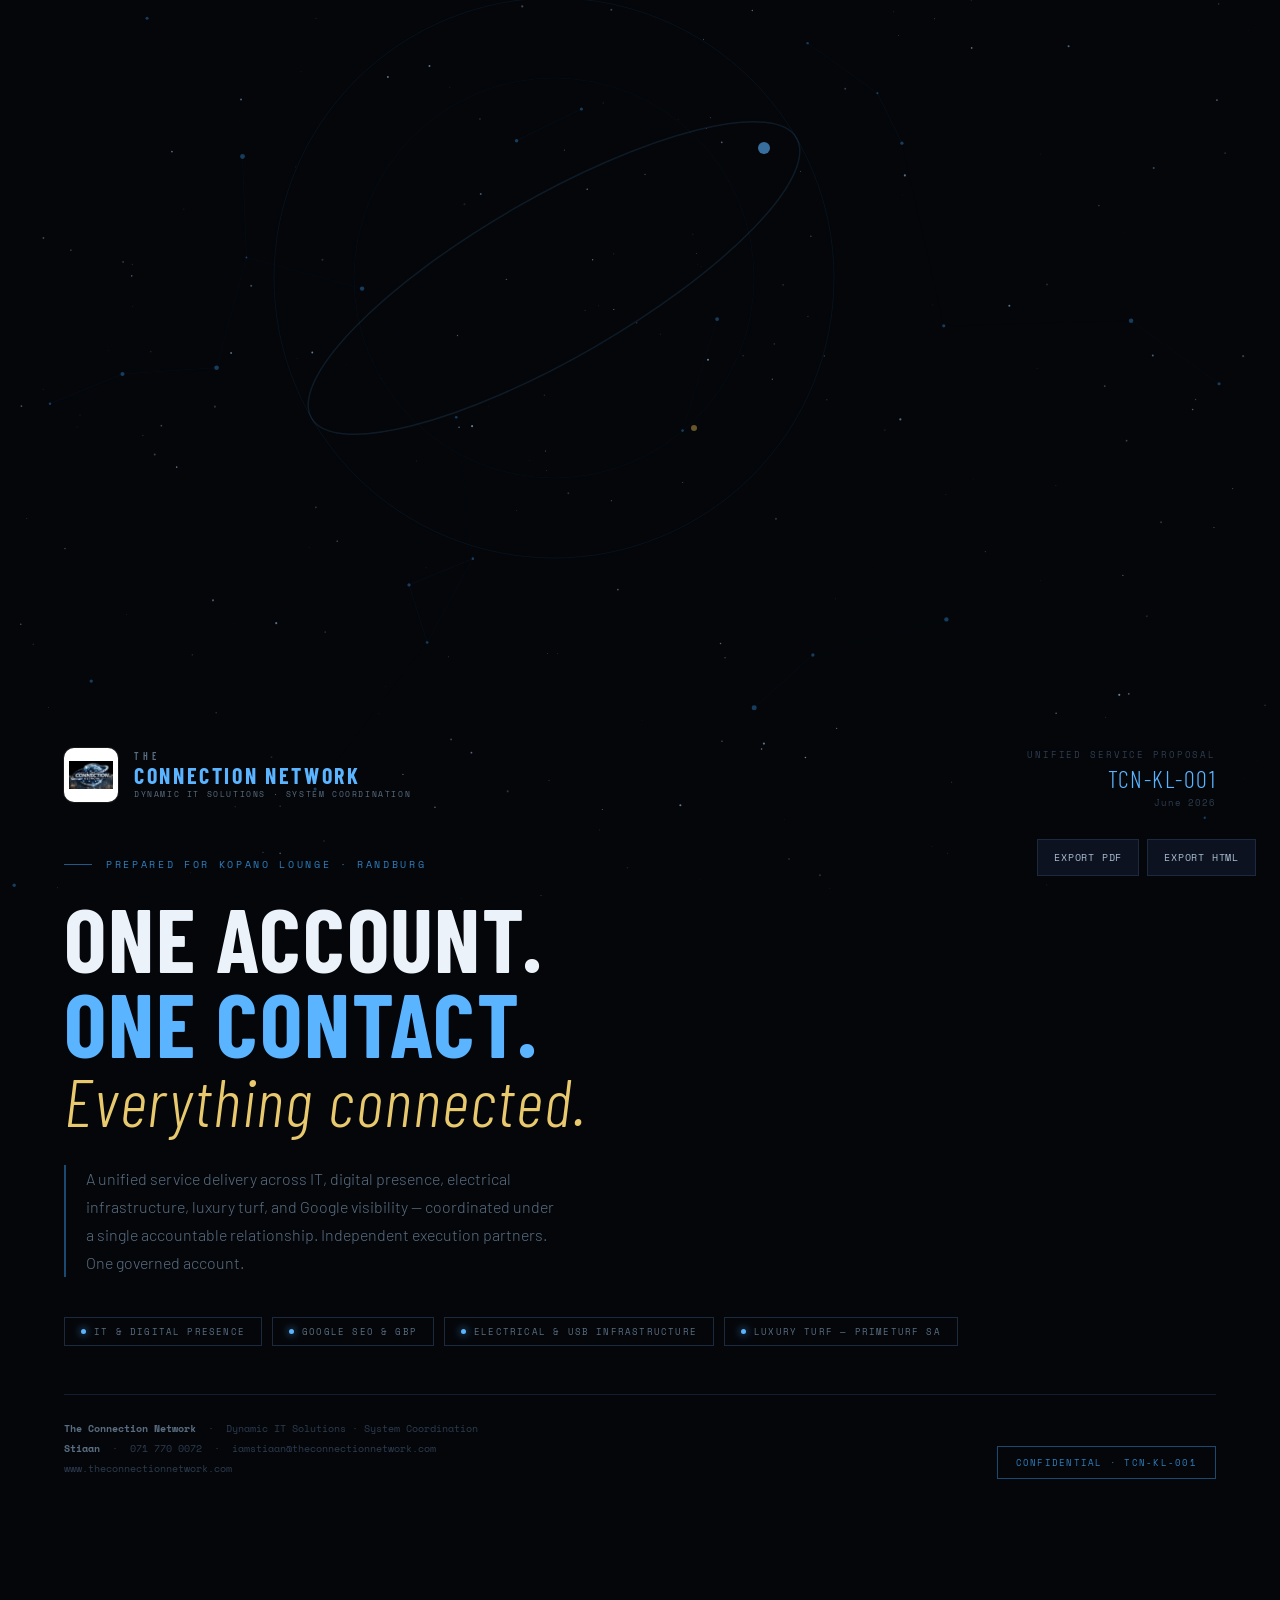
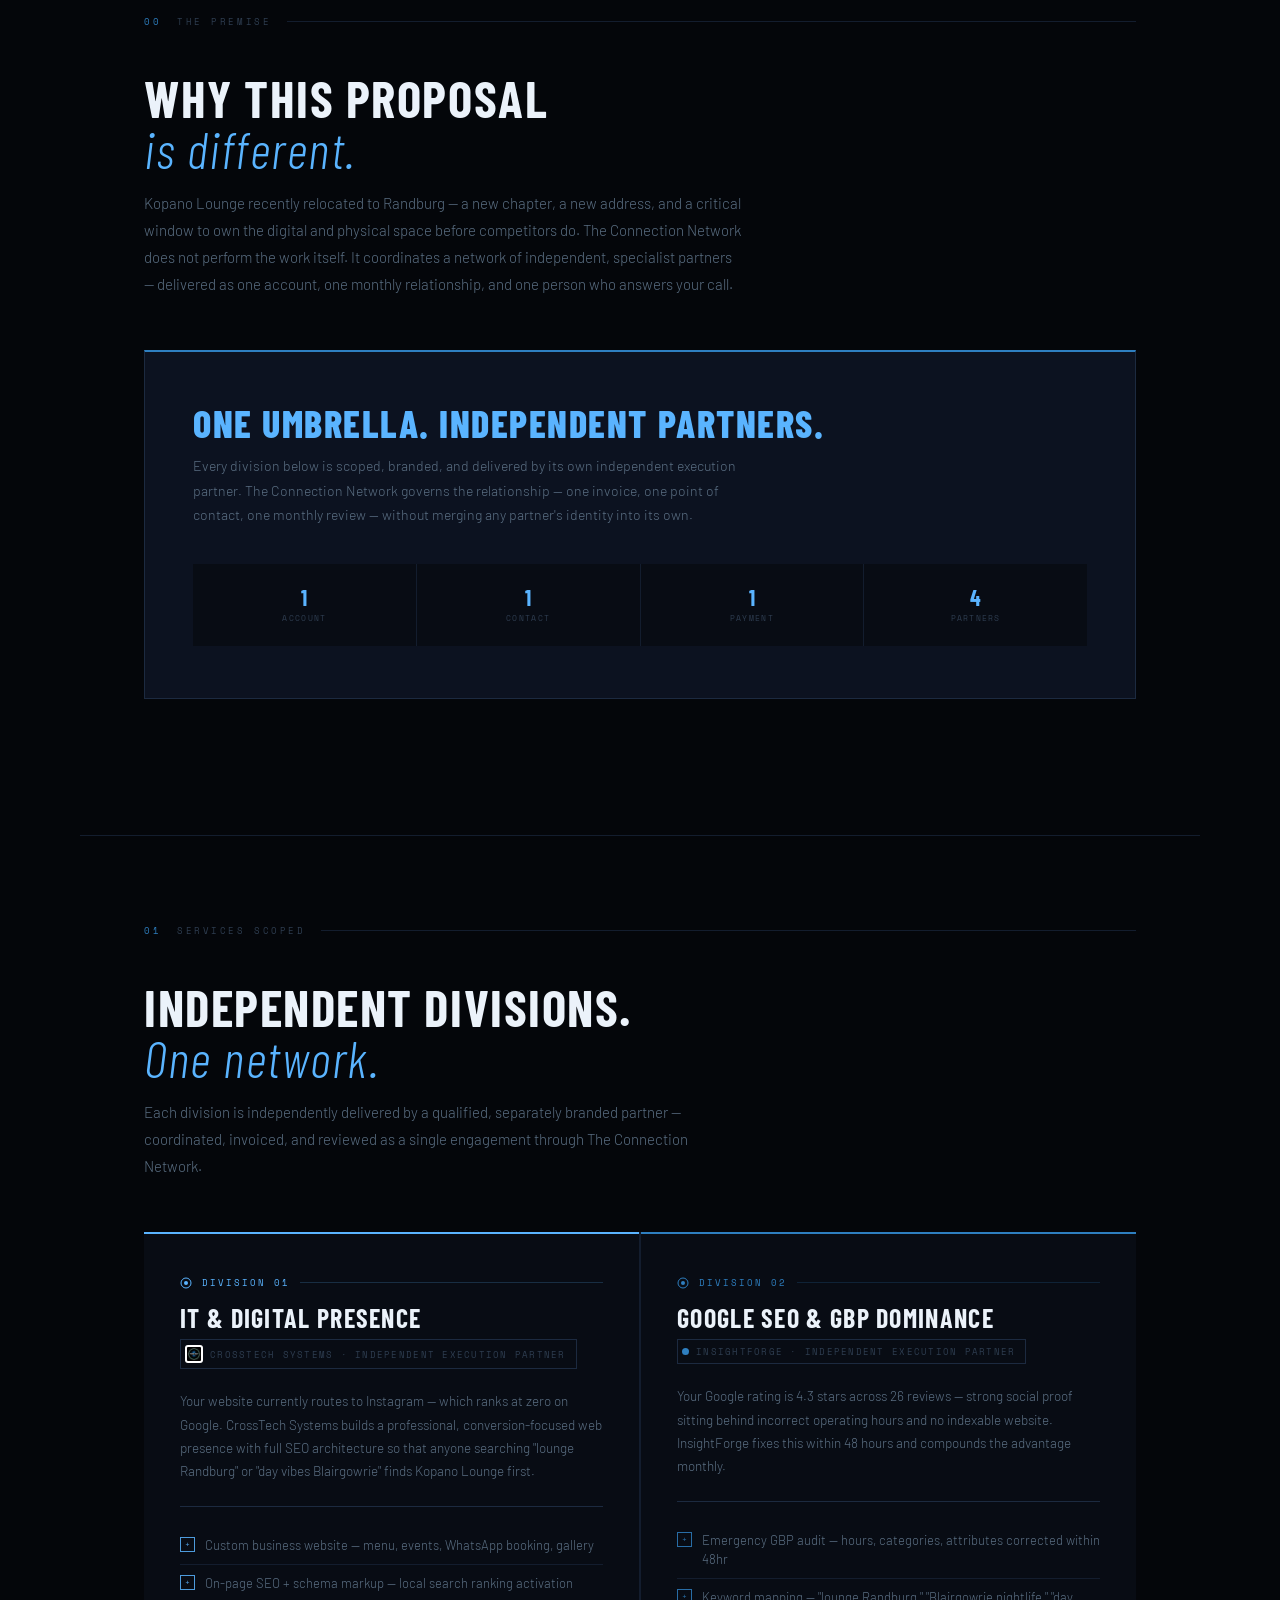
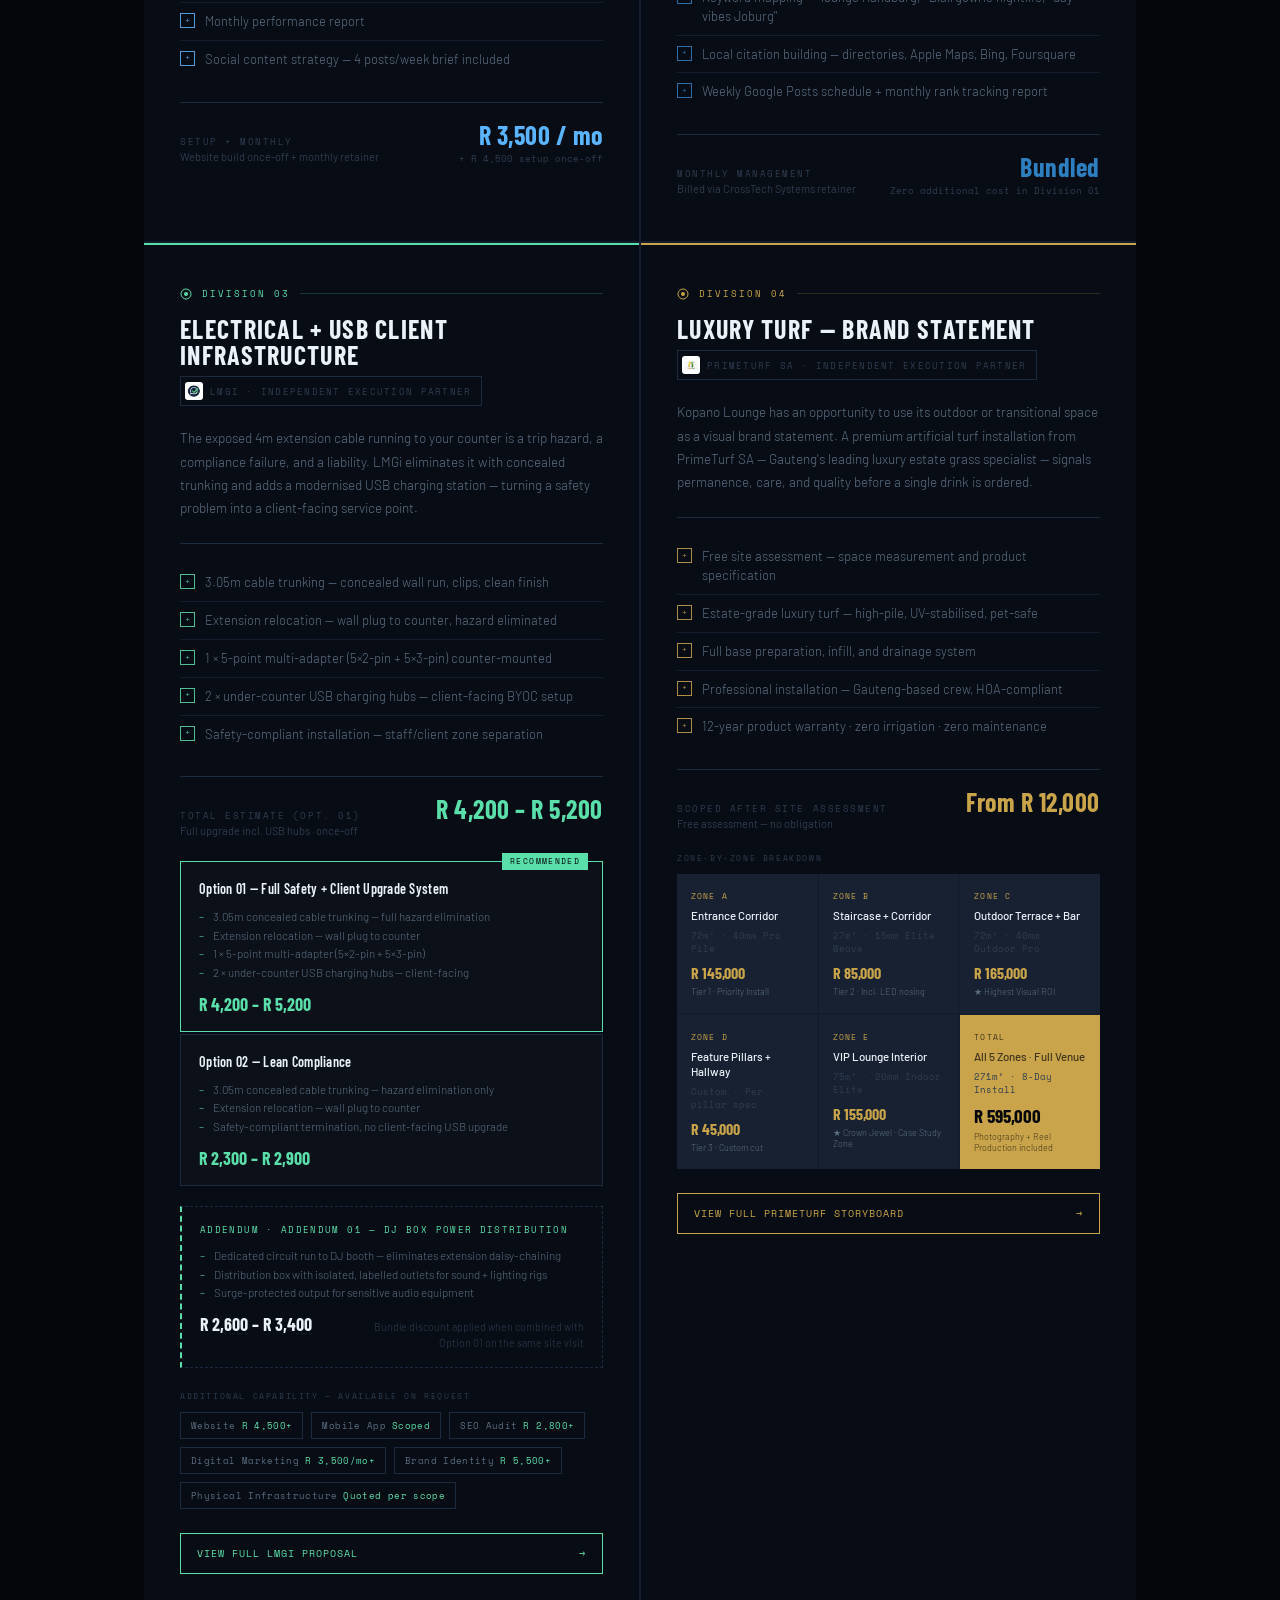
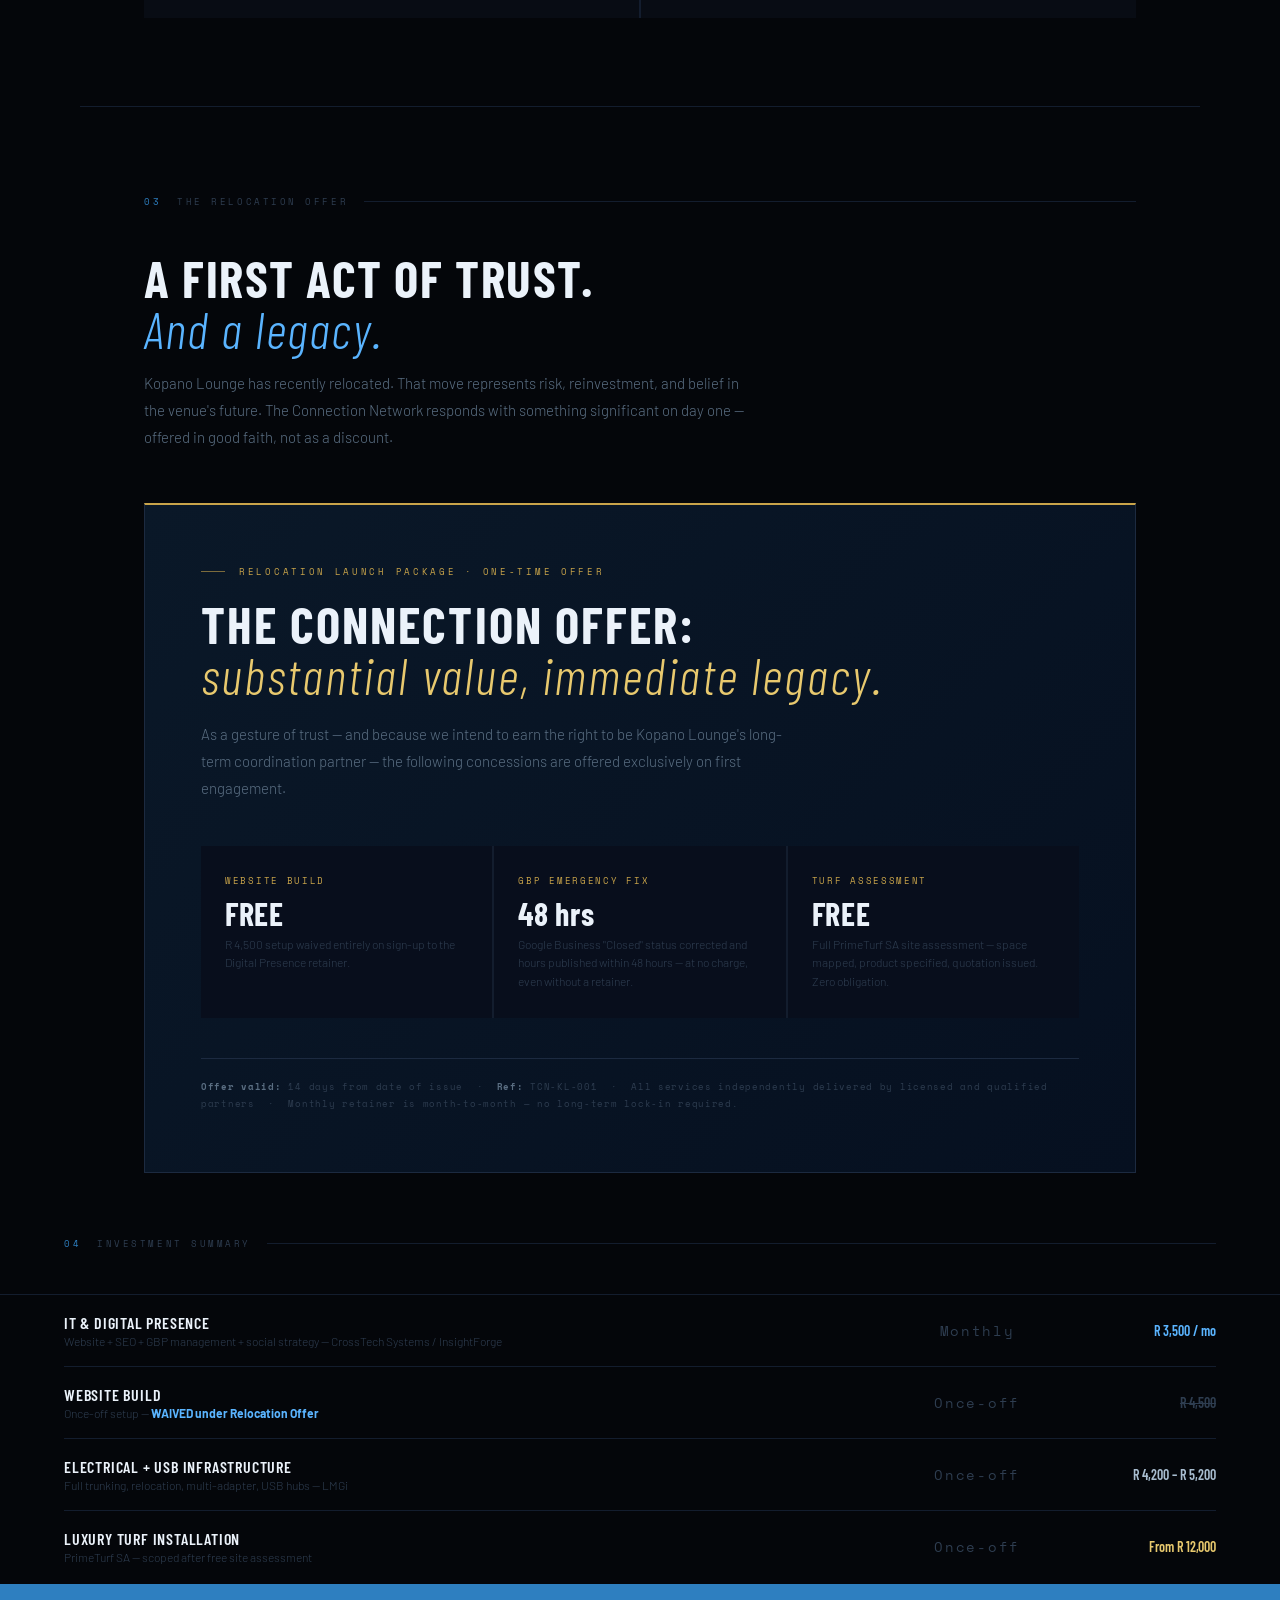
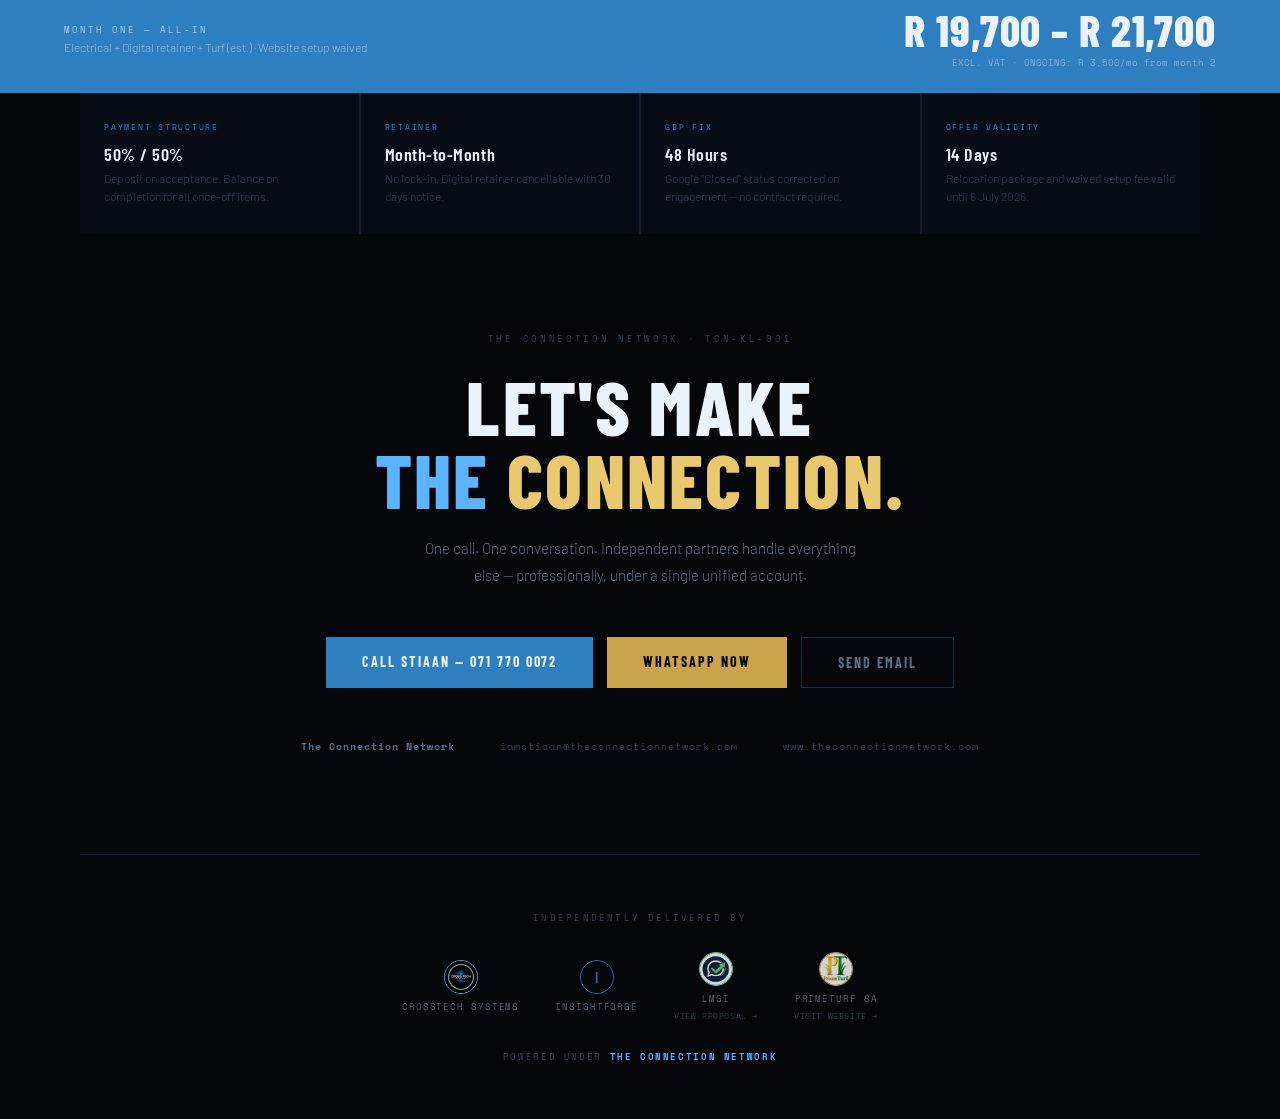
<file: index.html>
<!DOCTYPE html>
<html lang="en">
<head>
<meta charset="UTF-8">
<meta name="viewport" content="width=device-width, initial-scale=1.0">
<title>The Connection Network — Proposal</title>
<link rel="preconnect" href="https://fonts.googleapis.com">
<link href="https://fonts.googleapis.com/css2?family=Barlow+Condensed:ital,wght@0,200;0,300;0,400;0,600;0,700;0,800;1,300;1,600&family=Barlow:wght@300;400;500&family=Space+Mono:wght@400;700&display=swap" rel="stylesheet">
<link rel="stylesheet" href="engine/theme.css">
<style>
  #proposal-selector {
    position: fixed; inset: 0; z-index: 100;
    display: flex; align-items: center; justify-content: center;
    background: var(--void); padding: 24px;
  }
  #proposal-selector.hidden { display: none; }
  .ps-panel {
    width: 100%; max-width: 560px; background: var(--panel);
    border: 1px solid var(--border2); border-top: 2px solid var(--gold);
    padding: 44px 40px;
  }
  .ps-eyebrow {
    font-family: 'Space Mono', monospace; font-size: 9px; letter-spacing: 0.3em;
    text-transform: uppercase; color: var(--gold); margin-bottom: 16px;
  }
  .ps-title {
    font-family: 'Barlow Condensed', sans-serif; font-size: 30px; font-weight: 700;
    text-transform: uppercase; letter-spacing: 0.03em; color: var(--white);
    margin-bottom: 32px;
  }
  .ps-list { display: flex; flex-direction: column; gap: 2px; background: var(--border); margin-bottom: 8px; }
  .ps-item {
    background: var(--deep); padding: 18px 20px; display: flex;
    align-items: center; justify-content: space-between; gap: 16px;
  }
  .ps-item-meta { display: flex; flex-direction: column; gap: 4px; }
  .ps-item-label {
    font-family: 'Barlow Condensed', sans-serif; font-size: 17px; font-weight: 600;
    color: var(--white); text-transform: uppercase; letter-spacing: 0.02em;
  }
  .ps-item-ref {
    font-family: 'Space Mono', monospace; font-size: 9px; letter-spacing: 0.1em;
    color: var(--muted); text-transform: uppercase;
  }
  .ps-open {
    font-family: 'Space Mono', monospace; font-size: 10px; letter-spacing: 0.12em;
    text-transform: uppercase; color: var(--gold); background: transparent;
    border: 1px solid var(--gold); padding: 9px 18px; cursor: pointer;
    transition: opacity 0.15s;
  }
  .ps-open:hover { opacity: 0.75; }
</style>
</head>
<body>
<canvas id="stars"></canvas>
<div id="proposal-selector" class="hidden">
  <div class="ps-panel">
    <div class="ps-eyebrow">The Connection Network</div>
    <div class="ps-title">Select a Proposal</div>
    <div id="ps-list" class="ps-list"></div>
  </div>
</div>
<div id="proposal-root"></div>

<script src="engine/starfield.js"></script>
<script src="engine/slider.js"></script>
<script src="engine/modules.js"></script>
<script src="engine/renderer.js"></script>
<script src="engine/export.js"></script>
<script>
  function loadProposal(entry) {
    fetch(entry.json)
      .then((r) => r.json())
      .then((data) => {
        document.getElementById('proposal-selector').classList.add('hidden');
        mountProposal(data, document.getElementById('proposal-root'));
        initExportToolbar(data);
        initStarfield();
      });
  }

  function showSelector(manifest) {
    const list = document.getElementById('ps-list');
    manifest.forEach((entry) => {
      const item = document.createElement('div');
      item.className = 'ps-item';
      item.innerHTML =
        '<div class="ps-item-meta">' +
          '<div class="ps-item-label">' + entry.label + '</div>' +
          '<div class="ps-item-ref">' + entry.ref + '</div>' +
        '</div>' +
        '<button class="ps-open" type="button">Open</button>';
      item.querySelector('.ps-open').addEventListener('click', () => loadProposal(entry));
      list.appendChild(item);
    });
    document.getElementById('proposal-selector').classList.remove('hidden');
  }

  fetch('data/manifest.json')
    .then((r) => r.json())
    .then((manifest) => {
      const requestedId = new URLSearchParams(window.location.search).get('p');
      const requested = requestedId && manifest.find((e) => e.id === requestedId);

      if (requested) {
        loadProposal(requested);
      } else if (manifest.length === 1) {
        loadProposal(manifest[0]);
      } else {
        showSelector(manifest);
      }
    });
</script>
</body>
</html>
</file>
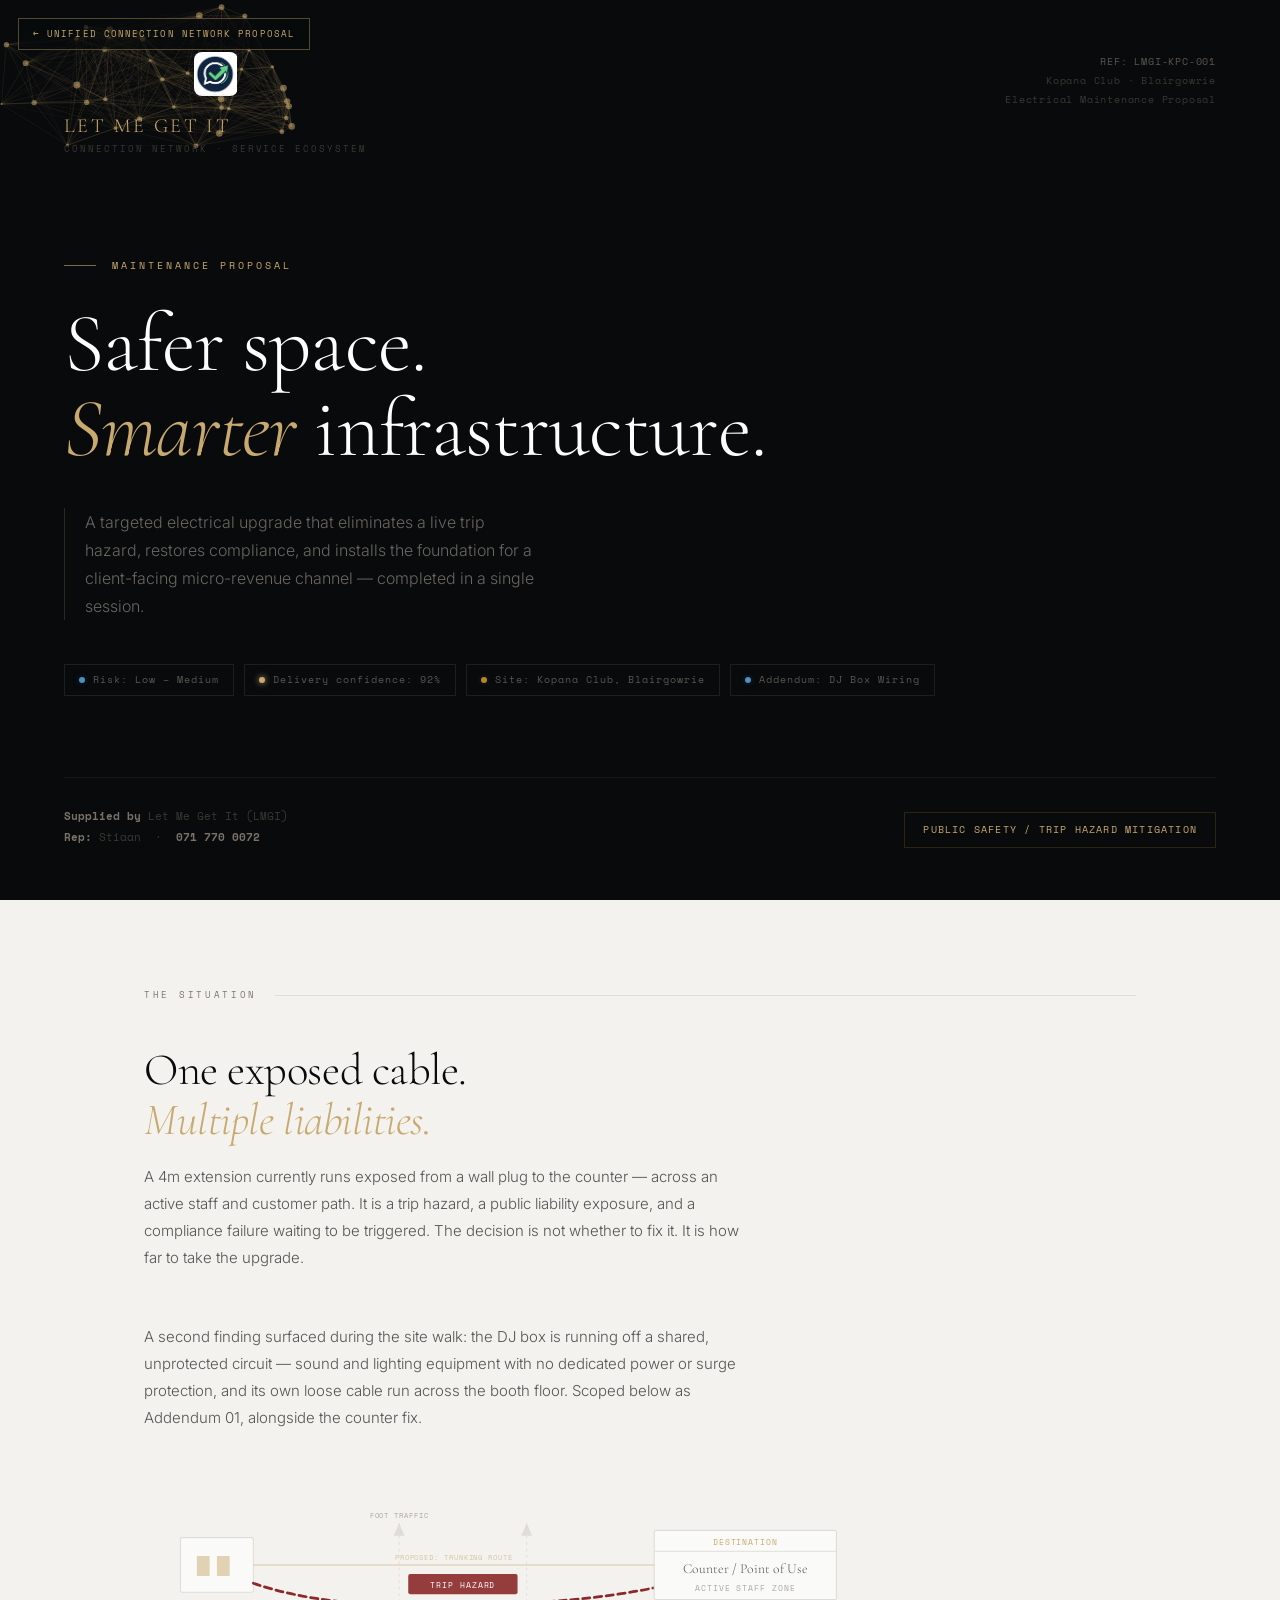
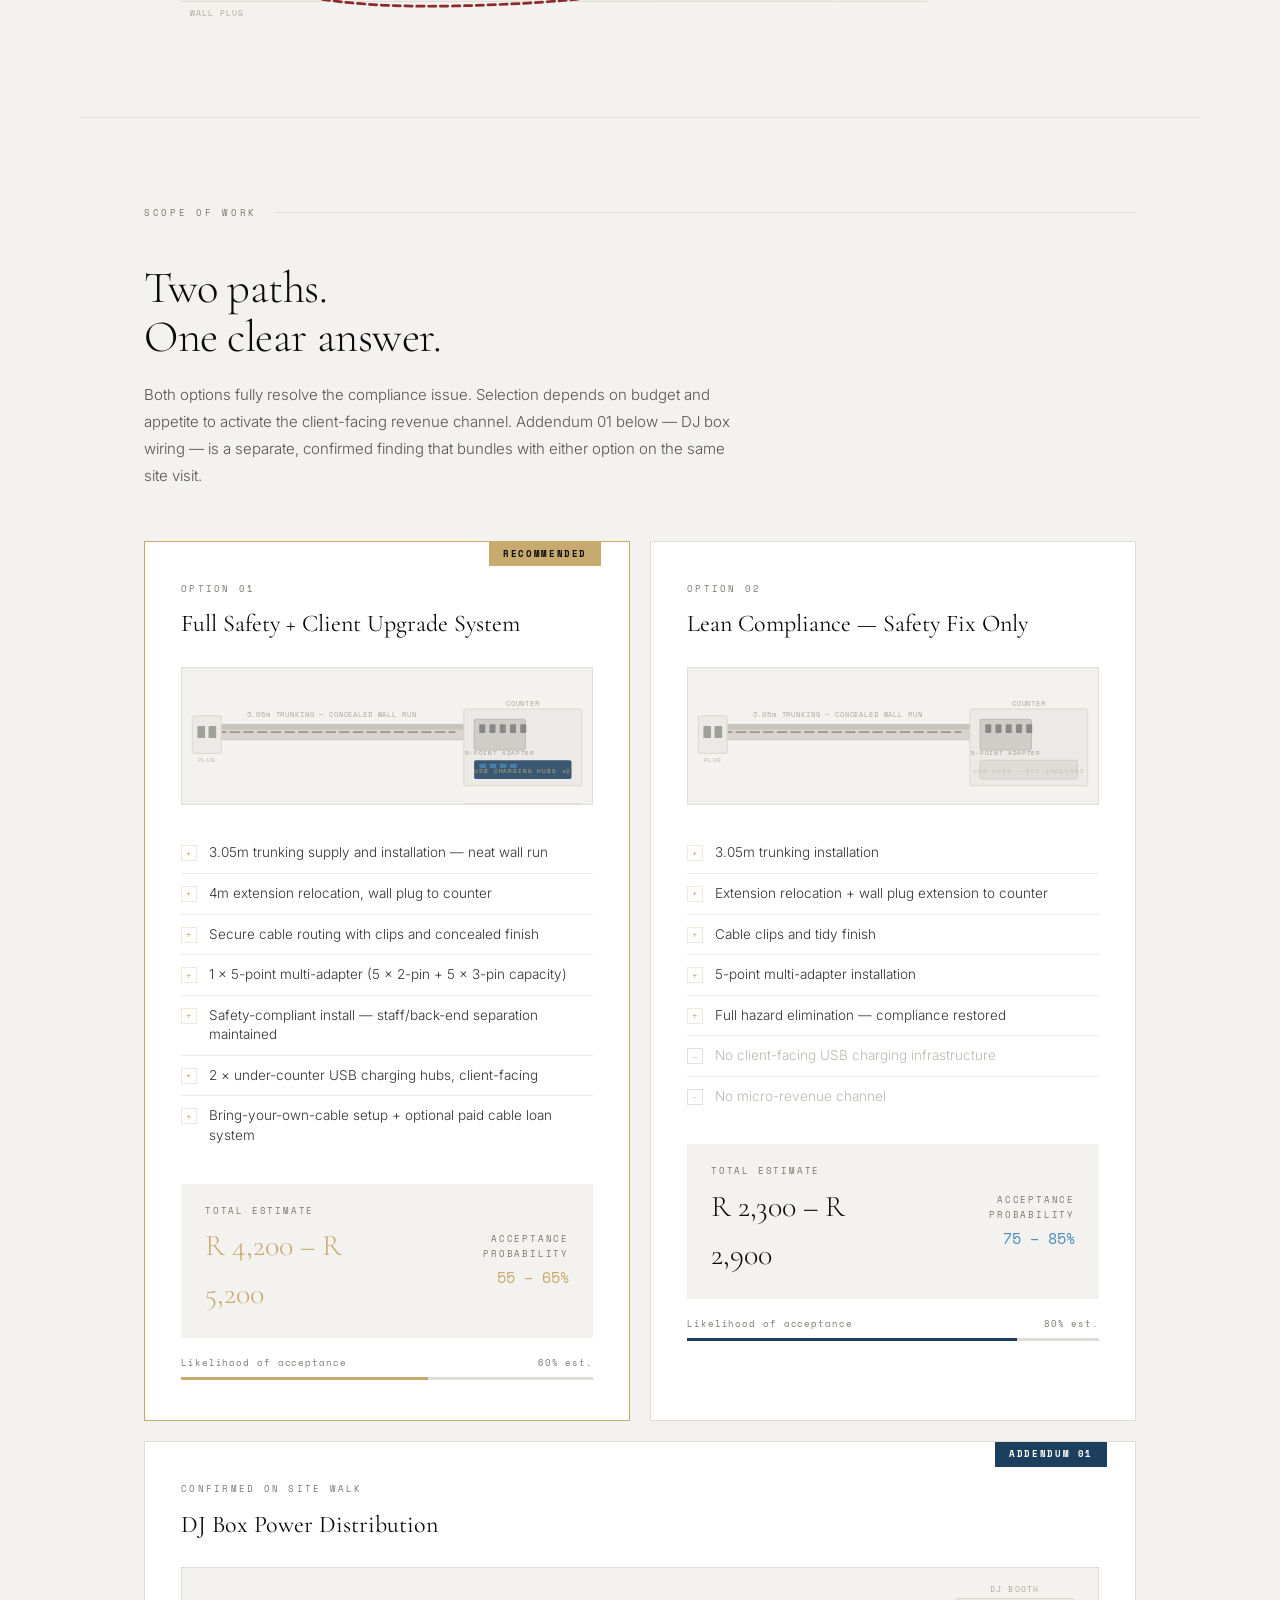
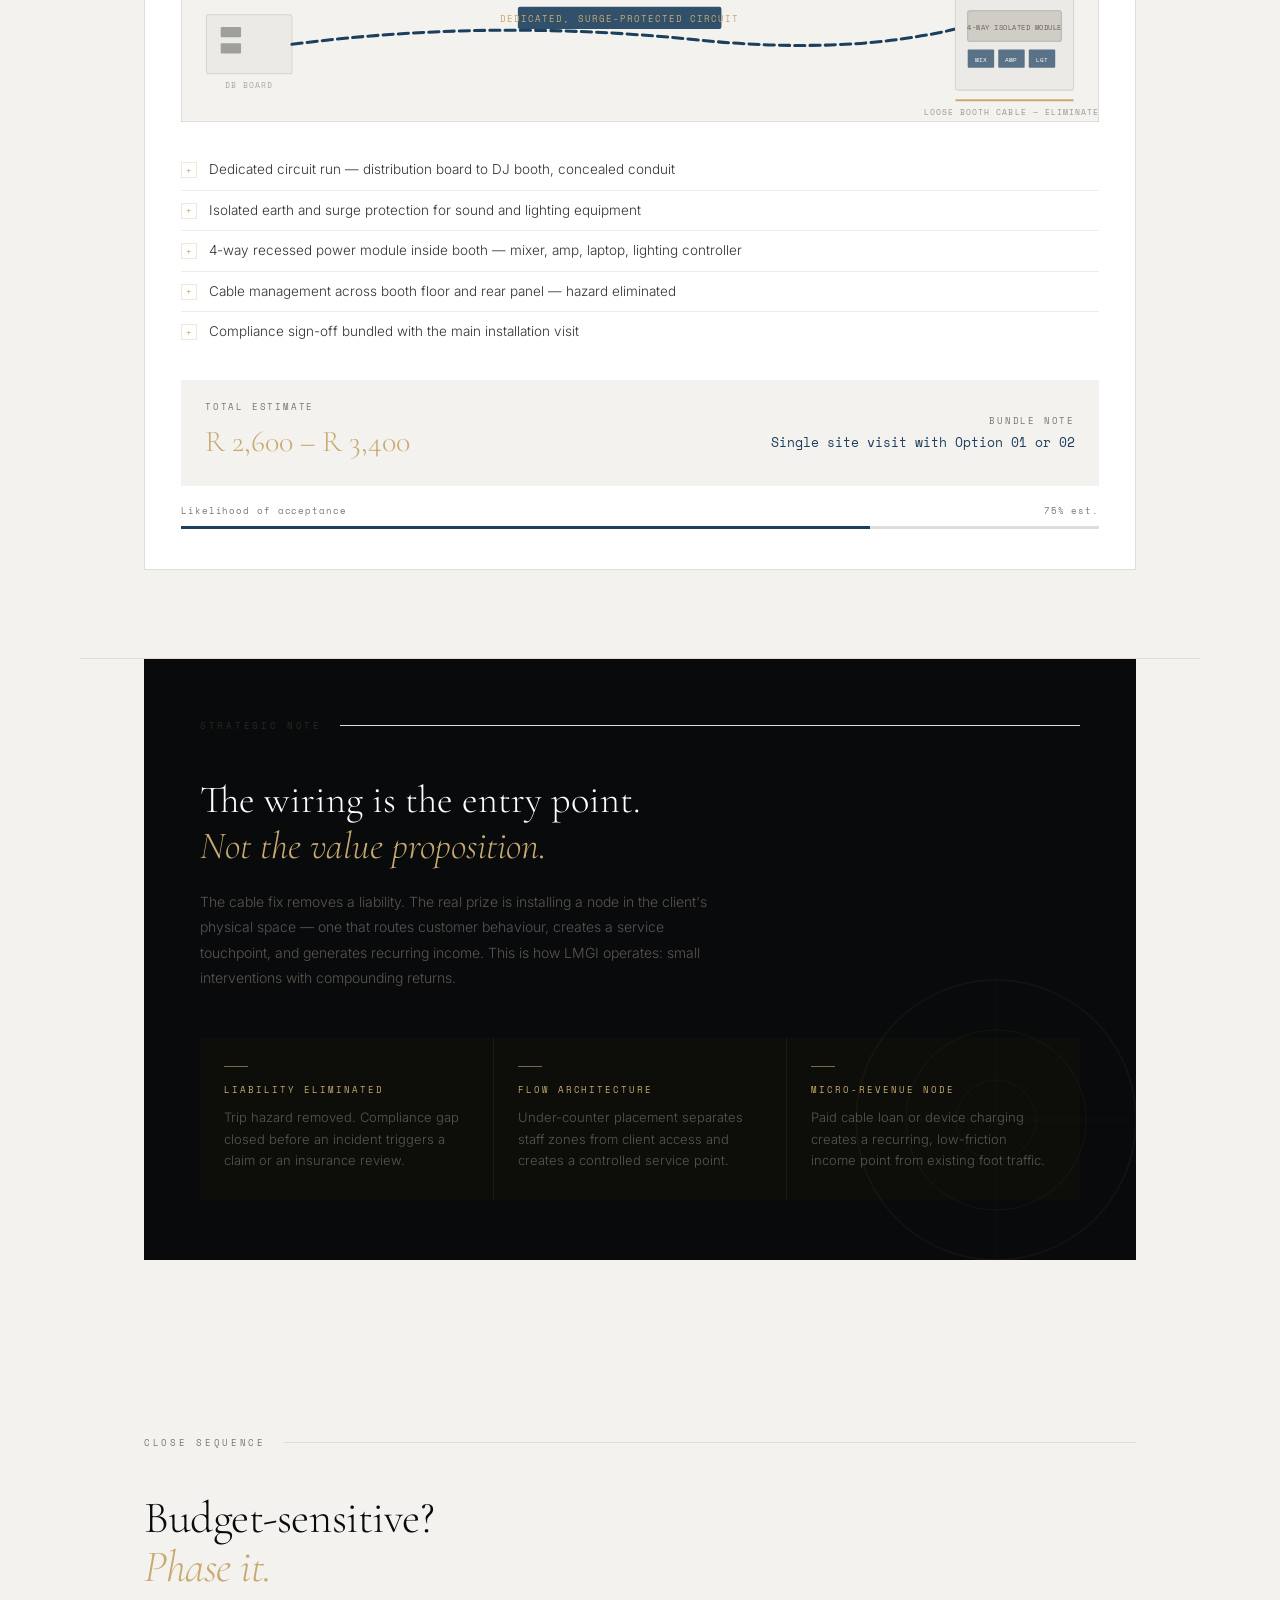
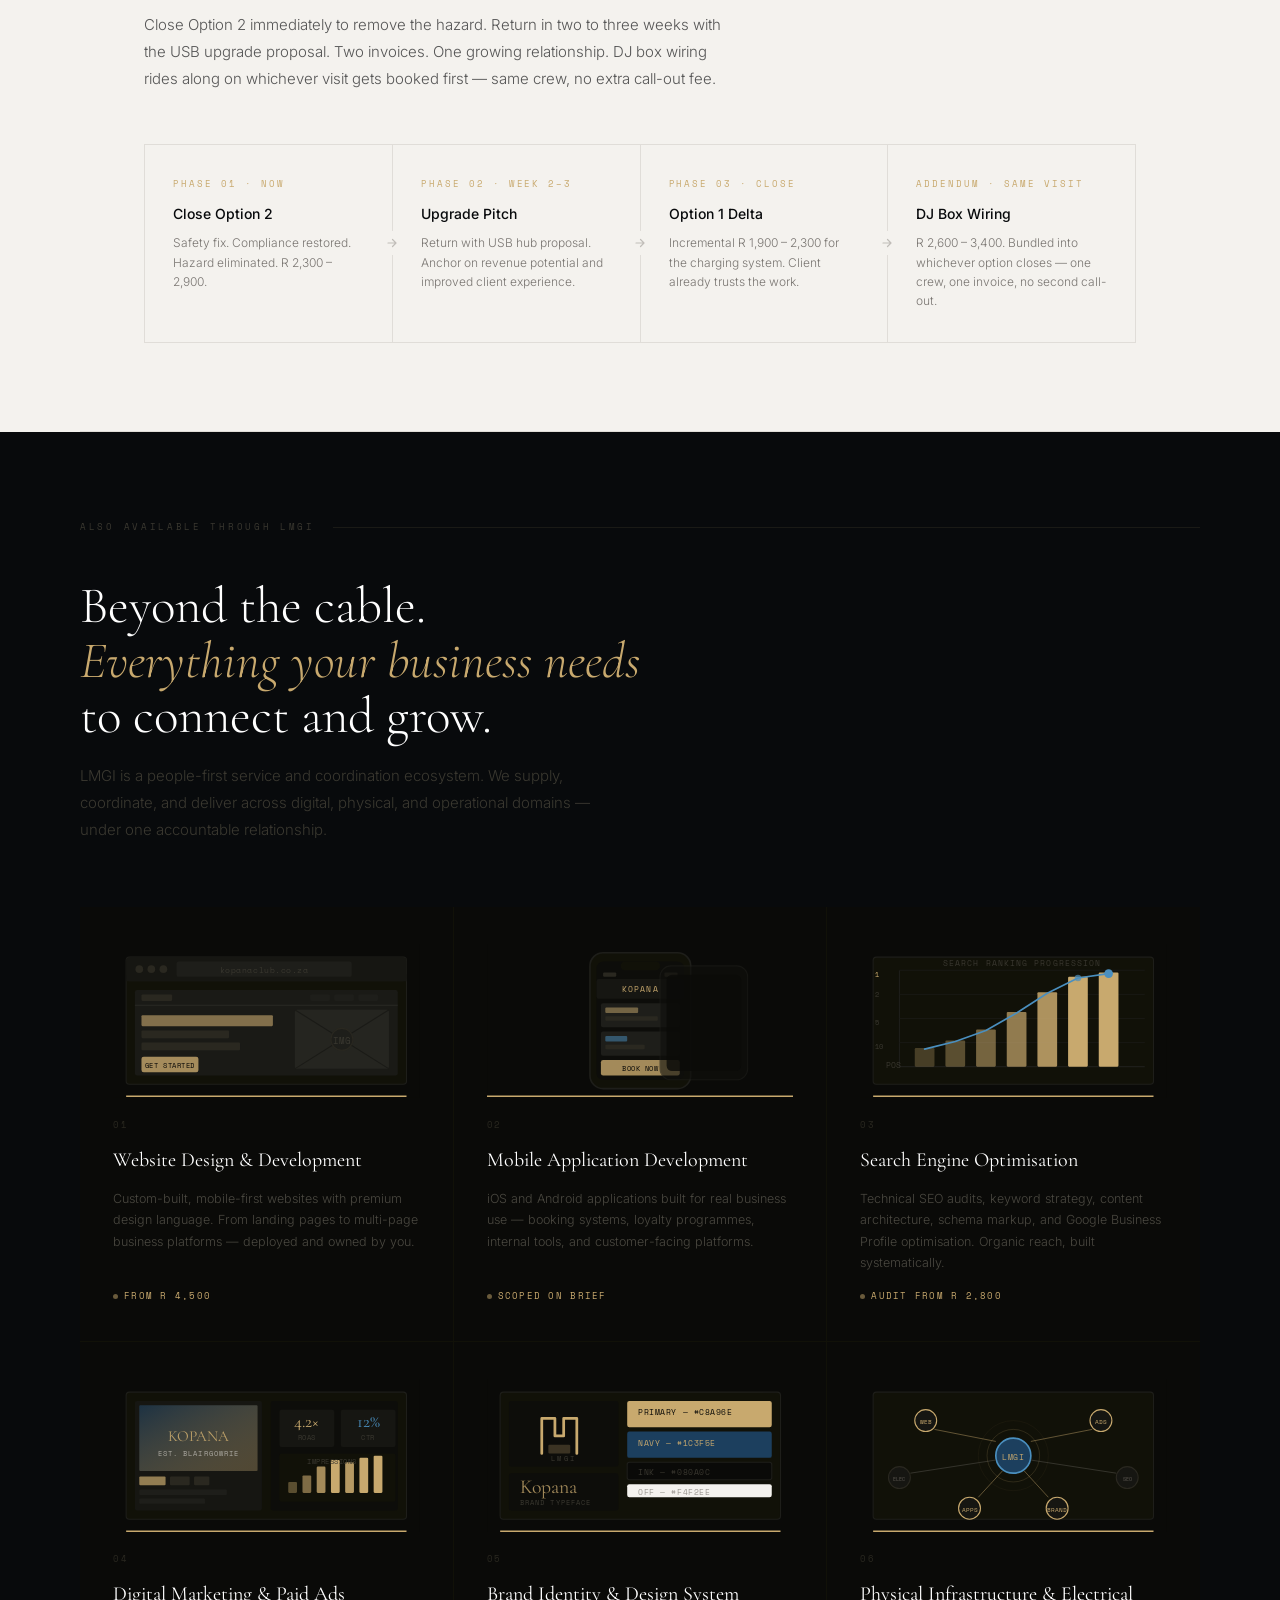
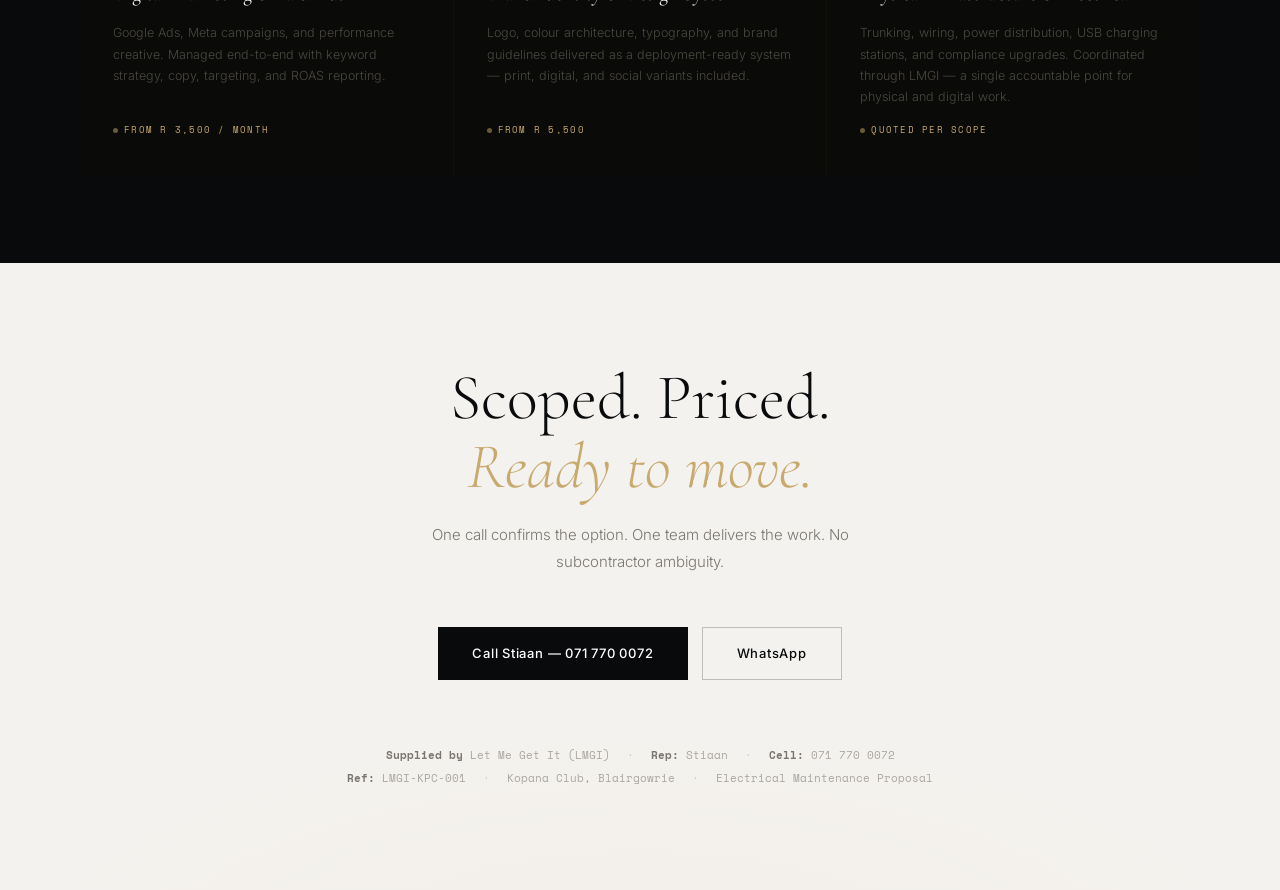
<file: reference/lmgi-kopana-club.html>
<!DOCTYPE html>
<html lang="en">
<head>
<meta charset="UTF-8">
<meta name="viewport" content="width=device-width, initial-scale=1.0">
<title>LMGI — Kopana Club Proposal</title>
<style>
@import url('https://fonts.googleapis.com/css2?family=Cormorant+Garamond:ital,wght@0,300;0,400;0,600;1,300;1,400&family=Inter:wght@300;400;500;600&family=Space+Mono:wght@400;700&display=swap');

*, *::before, *::after { box-sizing: border-box; margin: 0; padding: 0; }

:root {
  --black:   #080A0C;
  --off:     #F4F2EE;
  --white:   #FFFFFF;
  --accent:  #C8A96E;      /* Connection Network gold */
  --accent2: #1C3F5E;      /* deep navy node */
  --muted:   #7A7672;
  --line:    #E0DDD8;
  --surface: #FAFAF8;
  --node:    #C8A96E;
  --danger:  #8B2A2A;
}

html { scroll-behavior: smooth; }

body {
  font-family: 'Inter', sans-serif;
  background: var(--off);
  color: var(--black);
  font-size: 15px;
  line-height: 1.6;
  -webkit-font-smoothing: antialiased;
}

/* ─── NETWORK CANVAS (cover background) ─── */
#network-canvas {
  position: absolute; inset: 0; z-index: 0;
  pointer-events: none;
}

/* ─── COVER ─── */
.cover {
  min-height: 100vh;
  display: grid;
  grid-template-rows: auto 1fr auto;
  padding: 52px 64px;
  background: var(--black);
  color: var(--white);
  position: relative;
  overflow: hidden;
}

.cover-header {
  display: flex;
  justify-content: space-between;
  align-items: flex-start;
  position: relative; z-index: 2;
}

.lmgi-wordmark {
  display: flex;
  flex-direction: column;
  gap: 4px;
}

.lmgi-name {
  font-family: 'Cormorant Garamond', serif;
  font-size: 20px;
  font-weight: 300;
  letter-spacing: 0.12em;
  color: var(--accent);
  text-transform: uppercase;
}

.lmgi-tagline {
  font-family: 'Space Mono', monospace;
  font-size: 9px;
  letter-spacing: 0.22em;
  color: #3A3830;
  text-transform: uppercase;
}

.doc-meta {
  text-align: right;
  font-family: 'Space Mono', monospace;
  font-size: 10px;
  letter-spacing: 0.08em;
  color: #3A3830;
  line-height: 1.9;
}

.doc-meta span { color: #5A5650; }

/* cover body */
.cover-body {
  display: flex;
  flex-direction: column;
  justify-content: center;
  position: relative; z-index: 2;
  padding: 60px 0 40px;
}

.cover-eyebrow {
  font-family: 'Space Mono', monospace;
  font-size: 10px;
  letter-spacing: 0.3em;
  text-transform: uppercase;
  color: var(--accent);
  margin-bottom: 28px;
  display: flex;
  align-items: center;
  gap: 16px;
}

.cover-eyebrow::before {
  content: '';
  display: block;
  width: 32px; height: 1px;
  background: var(--accent);
  opacity: 0.6;
}

.cover-title {
  font-family: 'Cormorant Garamond', serif;
  font-size: clamp(48px, 6.5vw, 88px);
  font-weight: 300;
  line-height: 1.02;
  letter-spacing: -0.01em;
  color: var(--white);
  max-width: 860px;
  margin-bottom: 36px;
}

.cover-title em {
  font-style: italic;
  color: var(--accent);
}

.cover-sub {
  font-size: 16px;
  font-weight: 300;
  color: #6A6660;
  max-width: 480px;
  line-height: 1.75;
  border-left: 1px solid #2A2820;
  padding-left: 20px;
}

.badge-row {
  display: flex;
  gap: 10px;
  margin-top: 44px;
  flex-wrap: wrap;
}

.badge {
  display: inline-flex;
  align-items: center;
  gap: 8px;
  padding: 7px 14px;
  border: 1px solid #1E1E1A;
  font-family: 'Space Mono', monospace;
  font-size: 10px;
  letter-spacing: 0.1em;
  color: #5A5650;
}

.badge .node {
  width: 6px; height: 6px;
  border-radius: 50%;
  background: var(--accent);
  flex-shrink: 0;
  box-shadow: 0 0 6px var(--accent);
}

.badge .node.navy  { background: #4A8FBF; box-shadow: 0 0 6px #4A8FBF44; }
.badge .node.amber { background: #B8852A; box-shadow: 0 0 6px #B8852A44; }

/* cover footer */
.cover-footer {
  position: relative; z-index: 2;
  display: flex;
  justify-content: space-between;
  align-items: flex-end;
  border-top: 1px solid #161612;
  padding-top: 28px;
}

.cover-contact {
  font-family: 'Space Mono', monospace;
  font-size: 11px;
  color: #3A3830;
  line-height: 1.9;
}

.cover-contact strong { color: #7A7268; }

.risk-tag {
  font-family: 'Space Mono', monospace;
  font-size: 10px;
  letter-spacing: 0.12em;
  color: var(--accent);
  border: 1px solid #2A2410;
  padding: 9px 18px;
  text-transform: uppercase;
}

/* ─── GLOBAL SECTION WRAPPER ─── */
.wrap {
  max-width: 1120px;
  margin: 0 auto;
}

.section {
  padding: 88px 64px;
  border-bottom: 1px solid var(--line);
}

.section-label {
  font-family: 'Space Mono', monospace;
  font-size: 9px;
  letter-spacing: 0.3em;
  text-transform: uppercase;
  color: var(--muted);
  margin-bottom: 44px;
  display: flex;
  align-items: center;
  gap: 18px;
}

.section-label::after {
  content: '';
  flex: 1; height: 1px;
  background: var(--line);
}

.section-title {
  font-family: 'Cormorant Garamond', serif;
  font-size: clamp(30px, 3.5vw, 48px);
  font-weight: 300;
  line-height: 1.1;
  letter-spacing: -0.01em;
  margin-bottom: 18px;
}

.section-title em { font-style: italic; color: var(--accent); }

.section-body {
  font-size: 15px;
  font-weight: 300;
  color: #555;
  max-width: 600px;
  line-height: 1.8;
  margin-bottom: 52px;
}

/* ─── OPTIONS ─── */
.options-grid {
  display: grid;
  grid-template-columns: 1fr 1fr;
  gap: 20px;
}

@media (max-width: 720px) { .options-grid { grid-template-columns: 1fr; } }

.option-card {
  background: var(--white);
  border: 1px solid var(--line);
  padding: 40px 36px;
  position: relative;
  transition: box-shadow 0.25s;
}

.option-card:hover { box-shadow: 0 12px 48px rgba(0,0,0,0.07); }

.option-card.recommended { border-color: var(--accent); border-width: 1.5px; }

.rec-flag {
  position: absolute;
  top: 0; right: 28px;
  background: var(--accent);
  color: var(--black);
  font-family: 'Space Mono', monospace;
  font-size: 9px;
  letter-spacing: 0.18em;
  text-transform: uppercase;
  padding: 5px 14px;
  font-weight: 700;
}

.add-flag {
  position: absolute;
  top: 0; right: 28px;
  background: var(--accent2);
  color: var(--white);
  font-family: 'Space Mono', monospace;
  font-size: 9px;
  letter-spacing: 0.18em;
  text-transform: uppercase;
  padding: 5px 14px;
  font-weight: 700;
}

.option-number {
  font-family: 'Space Mono', monospace;
  font-size: 9px;
  letter-spacing: 0.25em;
  color: var(--muted);
  text-transform: uppercase;
  margin-bottom: 14px;
}

.option-name {
  font-family: 'Cormorant Garamond', serif;
  font-size: 24px;
  font-weight: 400;
  margin-bottom: 28px;
  line-height: 1.2;
}

/* product mockup visual */
.product-mockup {
  margin-bottom: 28px;
  border: 1px solid var(--line);
  background: var(--surface);
  overflow: hidden;
}

.scope-list {
  list-style: none;
  margin-bottom: 28px;
}

.scope-list li {
  display: flex;
  align-items: flex-start;
  gap: 12px;
  padding: 10px 0;
  border-bottom: 1px solid #F0EDE8;
  font-size: 13.5px;
  color: #333;
  font-weight: 300;
  line-height: 1.45;
}

.scope-list li:last-child { border-bottom: none; }

.tick {
  width: 16px; height: 16px;
  border: 1px solid #C8A96E44;
  display: flex; align-items: center; justify-content: center;
  flex-shrink: 0;
  margin-top: 2px;
  font-size: 9px;
  color: var(--accent);
  font-family: 'Space Mono', monospace;
}

.tick.off {
  border-color: #E0E0E0;
  color: #CCC;
}

.price-block {
  background: var(--off);
  padding: 20px 24px;
  display: flex;
  justify-content: space-between;
  align-items: center;
  margin-bottom: 18px;
}

.price-label {
  font-family: 'Space Mono', monospace;
  font-size: 9px;
  letter-spacing: 0.2em;
  text-transform: uppercase;
  color: var(--muted);
  margin-bottom: 4px;
}

.price-value {
  font-family: 'Cormorant Garamond', serif;
  font-size: 30px;
  font-weight: 300;
  color: var(--black);
}

.price-value.gold { color: var(--accent); }

.acc-label {
  display: flex;
  justify-content: space-between;
  font-family: 'Space Mono', monospace;
  font-size: 9px;
  letter-spacing: 0.1em;
  color: var(--muted);
  margin-bottom: 7px;
}

.acc-bar {
  height: 3px;
  background: var(--line);
  overflow: hidden;
}

.acc-fill { height: 100%; }
.fill-gold  { background: var(--accent); }
.fill-navy  { background: var(--accent2); }

/* ─── STRATEGY DARK CARD ─── */
.strategy-card {
  background: var(--black);
  color: var(--white);
  padding: 60px 56px;
  position: relative;
  overflow: hidden;
}

/* SVG network blob decoration inside strategy card */
.strategy-card .net-deco {
  position: absolute;
  bottom: -20px; right: -20px;
  opacity: 0.06;
  pointer-events: none;
}

.strategy-title {
  font-family: 'Cormorant Garamond', serif;
  font-size: clamp(28px, 3vw, 40px);
  font-weight: 300;
  color: var(--white);
  line-height: 1.2;
  margin-bottom: 20px;
}

.strategy-title em { font-style: italic; color: var(--accent); }

.strategy-body {
  font-size: 14px;
  font-weight: 300;
  color: #5A5650;
  max-width: 520px;
  line-height: 1.8;
  margin-bottom: 48px;
}

.lever-grid {
  display: grid;
  grid-template-columns: repeat(3, 1fr);
  gap: 1px;
  background: #1A1A16;
}

@media (max-width: 720px) { .lever-grid { grid-template-columns: 1fr; } }

.lever {
  background: #0D0D0A;
  padding: 28px 24px;
}

.lever-line {
  width: 24px; height: 1px;
  background: var(--accent);
  margin-bottom: 16px;
  opacity: 0.6;
}

.lever-title {
  font-family: 'Space Mono', monospace;
  font-size: 9px;
  letter-spacing: 0.22em;
  text-transform: uppercase;
  color: var(--accent);
  margin-bottom: 10px;
}

.lever-body {
  font-size: 13px;
  font-weight: 300;
  color: #5A5650;
  line-height: 1.65;
}

/* ─── PHASE STEPS ─── */
.phase-row {
  display: flex;
  gap: 0;
  margin-top: 40px;
}

.phase-step {
  flex: 1;
  padding: 32px 28px;
  border: 1px solid var(--line);
  border-right: none;
  position: relative;
}

.phase-step:last-child { border-right: 1px solid var(--line); }

.phase-arrow {
  position: absolute;
  top: 50%; right: -12px;
  transform: translateY(-50%);
  width: 24px; height: 24px;
  background: var(--off);
  display: flex; align-items: center; justify-content: center;
  z-index: 2;
}

.phase-arrow svg { display: block; }

.phase-step:last-child .phase-arrow { display: none; }

.phase-num {
  font-family: 'Space Mono', monospace;
  font-size: 9px;
  letter-spacing: 0.22em;
  color: var(--accent);
  margin-bottom: 12px;
  text-transform: uppercase;
}

.phase-title {
  font-weight: 500;
  font-size: 14px;
  margin-bottom: 8px;
}

.phase-sub {
  font-size: 12px;
  font-weight: 300;
  color: var(--muted);
  line-height: 1.6;
}

@media (max-width: 720px) {
  .phase-row { flex-direction: column; }
  .phase-step { border-right: 1px solid var(--line); border-bottom: none; }
  .phase-step:last-child { border-bottom: 1px solid var(--line); }
  .phase-arrow { top: auto; right: auto; bottom: -12px; left: 50%; transform: translateX(-50%) rotate(90deg); }
}

/* ─── SERVICES SECTION ─── */
.services-section {
  background: var(--black);
  padding: 88px 64px;
}

.services-header {
  max-width: 1120px;
  margin: 0 auto 64px;
}

.services-label {
  font-family: 'Space Mono', monospace;
  font-size: 9px;
  letter-spacing: 0.3em;
  text-transform: uppercase;
  color: #3A3830;
  margin-bottom: 44px;
  display: flex;
  align-items: center;
  gap: 18px;
}

.services-label::after {
  content: '';
  flex: 1; height: 1px;
  background: #1A1A16;
}

.services-title {
  font-family: 'Cormorant Garamond', serif;
  font-size: clamp(32px, 4vw, 54px);
  font-weight: 300;
  color: var(--white);
  line-height: 1.08;
  margin-bottom: 18px;
}

.services-title em { font-style: italic; color: var(--accent); }

.services-sub {
  font-size: 15px;
  font-weight: 300;
  color: #3A3830;
  max-width: 520px;
  line-height: 1.8;
}

.services-grid {
  max-width: 1120px;
  margin: 0 auto;
  display: grid;
  grid-template-columns: repeat(3, 1fr);
  gap: 1px;
  background: #111108;
}

@media (max-width: 820px) { .services-grid { grid-template-columns: 1fr 1fr; } }
@media (max-width: 520px) { .services-grid { grid-template-columns: 1fr; } }

.service-card {
  background: #0A0A08;
  padding: 36px 32px;
  display: flex;
  flex-direction: column;
  gap: 16px;
  border: 1px solid transparent;
  transition: border-color 0.2s, background 0.2s;
  cursor: default;
}

.service-card:hover {
  background: #0F0F0C;
  border-color: #2A2410;
}

.service-mockup {
  margin-bottom: 4px;
}

.service-index {
  font-family: 'Space Mono', monospace;
  font-size: 9px;
  letter-spacing: 0.2em;
  color: #2A2820;
  text-transform: uppercase;
}

.service-name {
  font-family: 'Cormorant Garamond', serif;
  font-size: 20px;
  font-weight: 400;
  color: var(--white);
  line-height: 1.2;
}

.service-desc {
  font-size: 12.5px;
  font-weight: 300;
  color: #4A4840;
  line-height: 1.7;
  flex: 1;
}

.service-tag {
  display: inline-flex;
  align-items: center;
  gap: 6px;
  font-family: 'Space Mono', monospace;
  font-size: 9px;
  letter-spacing: 0.14em;
  color: var(--accent);
  text-transform: uppercase;
  margin-top: auto;
}

.service-tag::before {
  content: '';
  display: block;
  width: 5px; height: 5px;
  border-radius: 50%;
  background: var(--accent);
  opacity: 0.5;
}

/* ─── CLOSING ─── */
.closing {
  background: var(--off);
  padding: 100px 64px;
  text-align: center;
  position: relative;
  overflow: hidden;
}

.closing::before {
  content: '';
  position: absolute;
  inset: 0;
  background:
    radial-gradient(ellipse 70% 50% at 50% 110%, #C8A96E0A 0%, transparent 70%);
  pointer-events: none;
}

.closing-title {
  font-family: 'Cormorant Garamond', serif;
  font-size: clamp(36px, 5vw, 68px);
  font-weight: 300;
  line-height: 1.08;
  margin-bottom: 20px;
  position: relative; z-index: 1;
}

.closing-title em { font-style: italic; color: var(--accent); }

.closing-sub {
  font-size: 15px;
  font-weight: 300;
  color: var(--muted);
  margin: 0 auto 52px;
  max-width: 420px;
  line-height: 1.8;
  position: relative; z-index: 1;
}

.cta-row {
  display: flex;
  justify-content: center;
  gap: 14px;
  flex-wrap: wrap;
  position: relative; z-index: 1;
  margin-bottom: 64px;
}

.cta {
  display: inline-flex;
  align-items: center;
  gap: 10px;
  padding: 15px 34px;
  font-size: 13px;
  font-weight: 500;
  letter-spacing: 0.06em;
  text-decoration: none;
  transition: opacity 0.15s, transform 0.15s;
  cursor: pointer;
}

.cta:hover { opacity: 0.82; transform: translateY(-1px); }

.cta-primary {
  background: var(--black);
  color: var(--white);
}

.cta-outline {
  border: 1px solid #C0BDB8;
  color: var(--black);
  background: transparent;
}

.closing-contact {
  font-family: 'Space Mono', monospace;
  font-size: 11px;
  color: #AAA79F;
  line-height: 2.1;
  position: relative; z-index: 1;
}

.closing-contact strong { color: #7A7672; }

.divider {
  display: inline-block;
  margin: 0 10px;
  color: #CCC;
}

/* ─── PRINT / MOBILE ─── */
@media (max-width: 640px) {
  .cover { padding: 36px 28px; }
  .section { padding: 60px 28px; }
  .strategy-card { padding: 40px 28px; }
  .services-section { padding: 60px 28px; }
  .closing { padding: 72px 28px; }
}
</style>
</head>
<body>

<a href="../index.html" style="position:fixed; top:18px; left:18px; z-index:999; font-family:'Space Mono',monospace; font-size:9px; letter-spacing:0.12em; text-transform:uppercase; color:#C8A96E; border:1px solid rgba(200,169,110,0.4); background:rgba(8,10,12,0.7); padding:8px 14px; text-decoration:none;">&larr; Unified Connection Network Proposal</a>

<!-- ═══ COVER ═══ -->
<div class="cover">
  <canvas id="network-canvas"></canvas>

  <div class="cover-header">
    <div class="lmgi-wordmark" style="display:flex; align-items:center; gap:14px;">
      <img src="../assets/logos/lmgi.jpg" alt="Let Me Get It" style="width:44px; height:44px; object-fit:contain; border-radius:8px;">
      <div>
        <div class="lmgi-name">Let Me Get It</div>
        <div class="lmgi-tagline">Connection Network · Service Ecosystem</div>
      </div>
    </div>
    <div class="doc-meta">
      <span>REF: LMGI-KPC-001</span><br>
      Kopana Club · Blairgowrie<br>
      Electrical Maintenance Proposal
    </div>
  </div>

  <div class="cover-body">
    <div class="cover-eyebrow">Maintenance Proposal</div>
    <h1 class="cover-title">
      Safer space.<br><em>Smarter</em> infrastructure.
    </h1>
    <p class="cover-sub">
      A targeted electrical upgrade that eliminates a live trip hazard, restores compliance, and installs the foundation for a client-facing micro-revenue channel — completed in a single session.
    </p>
    <div class="badge-row">
      <span class="badge"><span class="node navy"></span>Risk: Low – Medium</span>
      <span class="badge"><span class="node"></span>Delivery confidence: 92%</span>
      <span class="badge"><span class="node amber"></span>Site: Kopana Club, Blairgowrie</span>
      <span class="badge"><span class="node navy"></span>Addendum: DJ Box Wiring</span>
    </div>
  </div>

  <div class="cover-footer">
    <div class="cover-contact">
      <strong>Supplied by</strong> Let Me Get It (LMGI)<br>
      <strong>Rep:</strong> Stiaan &nbsp;·&nbsp; <strong>071 770 0072</strong>
    </div>
    <div class="risk-tag">Public Safety / Trip Hazard Mitigation</div>
  </div>
</div>

<!-- ═══ PROBLEM ═══ -->
<div class="wrap">
<div class="section">
  <div class="section-label">The Situation</div>
  <h2 class="section-title">One exposed cable.<br><em>Multiple liabilities.</em></h2>
  <p class="section-body">
    A 4m extension currently runs exposed from a wall plug to the counter — across an active staff and customer path. It is a trip hazard, a public liability exposure, and a compliance failure waiting to be triggered. The decision is not whether to fix it. It is how far to take the upgrade.
  </p>
  <p class="section-body">
    A second finding surfaced during the site walk: the DJ box is running off a shared, unprotected circuit — sound and lighting equipment with no dedicated power or surge protection, and its own loose cable run across the booth floor. Scoped below as Addendum 01, alongside the counter fix.
  </p>

  <!-- Situation diagram SVG -->
  <svg viewBox="0 0 900 160" fill="none" xmlns="http://www.w3.org/2000/svg" style="width:100%; max-width:820px; display:block;">
    <!-- floor baseline -->
    <line x1="40" y1="130" x2="860" y2="130" stroke="#E0DDD8" stroke-width="1.5"/>
    <!-- wall plug node -->
    <rect x="40" y="60" width="80" height="60" rx="2" fill="#FAFAF8" stroke="#E0DDD8" stroke-width="1.2"/>
    <rect x="58" y="80" width="14" height="22" rx="1" fill="#C8A96E" opacity=".5"/>
    <rect x="80" y="80" width="14" height="22" rx="1" fill="#C8A96E" opacity=".5"/>
    <text x="80" y="146" text-anchor="middle" font-family="Space Mono,monospace" font-size="9" fill="#AAA79F" letter-spacing="1">WALL PLUG</text>

    <!-- exposed cable — danger red -->
    <path d="M120 110 Q200 138 340 135 Q480 132 560 115" stroke="#8B2A2A" stroke-width="3" stroke-dasharray="8 5" stroke-linecap="round"/>
    <!-- trip hazard label -->
    <rect x="290" y="100" width="120" height="22" rx="2" fill="#8B2A2A" opacity=".9"/>
    <text x="350" y="115" text-anchor="middle" font-family="Space Mono,monospace" font-size="9" fill="white" letter-spacing="1">TRIP HAZARD</text>

    <!-- counter node -->
    <rect x="560" y="52" width="200" height="76" rx="2" fill="#FAFAF8" stroke="#E0DDD8" stroke-width="1.2"/>
    <line x1="560" y1="75" x2="760" y2="75" stroke="#E0DDD8" stroke-width="1"/>
    <text x="660" y="99" text-anchor="middle" font-family="Cormorant Garamond,serif" font-size="15" fill="#555" font-weight="300">Counter / Point of Use</text>
    <text x="660" y="118" text-anchor="middle" font-family="Space Mono,monospace" font-size="9" fill="#AAA79F" letter-spacing="1">ACTIVE STAFF ZONE</text>
    <text x="660" y="68" text-anchor="middle" font-family="Space Mono,monospace" font-size="9" fill="#C8A96E" letter-spacing="1">DESTINATION</text>

    <!-- arrows showing people crossing -->
    <line x1="280" y1="44" x2="280" y2="130" stroke="#E0DDD8" stroke-width="1" stroke-dasharray="3 4"/>
    <polygon points="280,44 274,58 286,58" fill="#E0DDD8"/>
    <text x="280" y="38" text-anchor="middle" font-family="Space Mono,monospace" font-size="8" fill="#AAA79F" letter-spacing="1">FOOT TRAFFIC</text>

    <line x1="420" y1="44" x2="420" y2="130" stroke="#E0DDD8" stroke-width="1" stroke-dasharray="3 4"/>
    <polygon points="420,44 414,58 426,58" fill="#E0DDD8"/>

    <!-- proposed fix line -->
    <path d="M120 90 L560 90" stroke="#C8A96E" stroke-width="2" stroke-dasharray="0" opacity=".3"/>
    <text x="340" y="84" text-anchor="middle" font-family="Space Mono,monospace" font-size="8" fill="#C8A96E" letter-spacing="1" opacity=".6">PROPOSED: TRUNKING ROUTE</text>
  </svg>
</div>

<!-- ═══ OPTIONS ═══ -->
<div class="section">
  <div class="section-label">Scope of Work</div>
  <h2 class="section-title">Two paths.<br>One clear answer.</h2>
  <p class="section-body">Both options fully resolve the compliance issue. Selection depends on budget and appetite to activate the client-facing revenue channel. Addendum 01 below — DJ box wiring — is a separate, confirmed finding that bundles with either option on the same site visit.</p>

  <div class="options-grid">

    <!-- OPTION 1 -->
    <div class="option-card recommended">
      <div class="rec-flag">Recommended</div>
      <div class="option-number">Option 01</div>
      <div class="option-name">Full Safety + Client Upgrade System</div>

      <!-- Product mockup: trunking + USB hub layout -->
      <div class="product-mockup">
        <svg viewBox="0 0 480 160" fill="none" xmlns="http://www.w3.org/2000/svg" style="width:100%; display:block;">
          <!-- background -->
          <rect width="480" height="160" fill="#F7F5F1"/>
          <!-- wall -->
          <rect x="0" y="0" width="480" height="160" fill="#F4F2EE"/>
          <!-- trunking channel -->
          <rect x="30" y="66" width="300" height="18" rx="2" fill="#D8D4CE" stroke="#C8C4BE" stroke-width="1"/>
          <rect x="30" y="66" width="300" height="6" rx="1" fill="#C8C4BC"/>
          <!-- cable inside -->
          <line x1="40" y1="75" x2="320" y2="75" stroke="#9A9690" stroke-width="2" stroke-dasharray="12 4"/>
          <!-- trunking label -->
          <text x="175" y="57" text-anchor="middle" font-family="Space Mono,monospace" font-size="8" fill="#AAA79F" letter-spacing="1">3.05m TRUNKING — CONCEALED WALL RUN</text>
          <!-- wall plug -->
          <rect x="12" y="56" width="34" height="44" rx="2" fill="#ECEAE6" stroke="#D8D4CE" stroke-width="1"/>
          <rect x="18" y="68" width="9" height="14" rx="1" fill="#A0A09A"/>
          <rect x="31" y="68" width="9" height="14" rx="1" fill="#A0A09A"/>
          <text x="29" y="110" text-anchor="middle" font-family="Space Mono,monospace" font-size="7" fill="#BBB8B2" letter-spacing=".5">PLUG</text>
          <!-- counter surface -->
          <rect x="330" y="48" width="138" height="90" rx="2" fill="#ECEAE6" stroke="#D8D4CE" stroke-width="1"/>
          <text x="399" y="44" text-anchor="middle" font-family="Space Mono,monospace" font-size="8" fill="#AAA79F" letter-spacing="1">COUNTER</text>
          <!-- multi-adapter -->
          <rect x="342" y="60" width="60" height="36" rx="2" fill="#D0CCC6" stroke="#B8B4AE" stroke-width="1"/>
          <text x="372" y="102" text-anchor="middle" font-family="Space Mono,monospace" font-size="7" fill="#9A9690" letter-spacing=".8">5-POINT ADAPTER</text>
          <!-- pin sockets -->
          <rect x="348" y="66" width="7" height="10" rx="1" fill="#888"/>
          <rect x="360" y="66" width="7" height="10" rx="1" fill="#888"/>
          <rect x="372" y="66" width="7" height="10" rx="1" fill="#888"/>
          <rect x="384" y="66" width="7" height="10" rx="1" fill="#888"/>
          <rect x="396" y="66" width="7" height="10" rx="1" fill="#888"/>
          <!-- USB hubs -->
          <rect x="342" y="108" width="114" height="22" rx="2" fill="#1C3F5E" opacity=".85"/>
          <text x="399" y="123" text-anchor="middle" font-family="Space Mono,monospace" font-size="7.5" fill="#C8A96E" letter-spacing="1">USB CHARGING HUBS x2</text>
          <!-- USB ports -->
          <rect x="348" y="112" width="8" height="5" rx="1" fill="#4A8FBF" opacity=".7"/>
          <rect x="360" y="112" width="8" height="5" rx="1" fill="#4A8FBF" opacity=".7"/>
          <rect x="372" y="112" width="8" height="5" rx="1" fill="#4A8FBF" opacity=".7"/>
          <rect x="384" y="112" width="8" height="5" rx="1" fill="#4A8FBF" opacity=".7"/>
          <!-- gold accent line -->
          <line x1="330" y1="160" x2="468" y2="160" stroke="#C8A96E" stroke-width="2"/>
        </svg>
      </div>

      <ul class="scope-list">
        <li><span class="tick">+</span>3.05m trunking supply and installation — neat wall run</li>
        <li><span class="tick">+</span>4m extension relocation, wall plug to counter</li>
        <li><span class="tick">+</span>Secure cable routing with clips and concealed finish</li>
        <li><span class="tick">+</span>1 × 5-point multi-adapter (5 × 2-pin + 5 × 3-pin capacity)</li>
        <li><span class="tick">+</span>Safety-compliant install — staff/back-end separation maintained</li>
        <li><span class="tick">+</span>2 × under-counter USB charging hubs, client-facing</li>
        <li><span class="tick">+</span>Bring-your-own-cable setup + optional paid cable loan system</li>
      </ul>

      <div class="price-block">
        <div>
          <div class="price-label">Total Estimate</div>
          <div class="price-value gold">R 4,200 – R 5,200</div>
        </div>
        <div style="text-align:right;">
          <div class="price-label">Acceptance Probability</div>
          <div style="font-family:'Space Mono',monospace; font-size:15px; color:var(--accent);">55 – 65%</div>
        </div>
      </div>

      <div class="acc-label"><span>Likelihood of acceptance</span><span>60% est.</span></div>
      <div class="acc-bar"><div class="acc-fill fill-gold" style="width:60%"></div></div>
    </div>

    <!-- OPTION 2 -->
    <div class="option-card">
      <div class="option-number">Option 02</div>
      <div class="option-name">Lean Compliance — Safety Fix Only</div>

      <!-- Product mockup: trunking only -->
      <div class="product-mockup">
        <svg viewBox="0 0 480 160" fill="none" xmlns="http://www.w3.org/2000/svg" style="width:100%; display:block;">
          <rect width="480" height="160" fill="#F4F2EE"/>
          <!-- trunking -->
          <rect x="30" y="66" width="300" height="18" rx="2" fill="#D8D4CE" stroke="#C8C4BE" stroke-width="1"/>
          <rect x="30" y="66" width="300" height="6" rx="1" fill="#C8C4BC"/>
          <line x1="40" y1="75" x2="320" y2="75" stroke="#9A9690" stroke-width="2" stroke-dasharray="12 4"/>
          <text x="175" y="57" text-anchor="middle" font-family="Space Mono,monospace" font-size="8" fill="#AAA79F" letter-spacing="1">3.05m TRUNKING — CONCEALED WALL RUN</text>
          <!-- wall plug -->
          <rect x="12" y="56" width="34" height="44" rx="2" fill="#ECEAE6" stroke="#D8D4CE" stroke-width="1"/>
          <rect x="18" y="68" width="9" height="14" rx="1" fill="#A0A09A"/>
          <rect x="31" y="68" width="9" height="14" rx="1" fill="#A0A09A"/>
          <text x="29" y="110" text-anchor="middle" font-family="Space Mono,monospace" font-size="7" fill="#BBB8B2" letter-spacing=".5">PLUG</text>
          <!-- counter -->
          <rect x="330" y="48" width="138" height="90" rx="2" fill="#ECEAE6" stroke="#D8D4CE" stroke-width="1"/>
          <text x="399" y="44" text-anchor="middle" font-family="Space Mono,monospace" font-size="8" fill="#AAA79F" letter-spacing="1">COUNTER</text>
          <!-- multi-adapter only -->
          <rect x="342" y="60" width="60" height="36" rx="2" fill="#D0CCC6" stroke="#B8B4AE" stroke-width="1"/>
          <rect x="348" y="66" width="7" height="10" rx="1" fill="#888"/>
          <rect x="360" y="66" width="7" height="10" rx="1" fill="#888"/>
          <rect x="372" y="66" width="7" height="10" rx="1" fill="#888"/>
          <rect x="384" y="66" width="7" height="10" rx="1" fill="#888"/>
          <rect x="396" y="66" width="7" height="10" rx="1" fill="#888"/>
          <text x="372" y="102" text-anchor="middle" font-family="Space Mono,monospace" font-size="7" fill="#9A9690" letter-spacing=".8">5-POINT ADAPTER</text>
          <!-- USB hubs greyed out / not included -->
          <rect x="342" y="108" width="114" height="22" rx="2" fill="#E0DDD8" stroke="#D0CCC6" stroke-width="1"/>
          <text x="399" y="123" text-anchor="middle" font-family="Space Mono,monospace" font-size="7.5" fill="#C0BDB8" letter-spacing="1">USB HUBS — NOT INCLUDED</text>
        </svg>
      </div>

      <ul class="scope-list">
        <li><span class="tick">+</span>3.05m trunking installation</li>
        <li><span class="tick">+</span>Extension relocation + wall plug extension to counter</li>
        <li><span class="tick">+</span>Cable clips and tidy finish</li>
        <li><span class="tick">+</span>5-point multi-adapter installation</li>
        <li><span class="tick">+</span>Full hazard elimination — compliance restored</li>
        <li><span class="tick off">–</span><span style="color:#BBB8B2;">No client-facing USB charging infrastructure</span></li>
        <li><span class="tick off">–</span><span style="color:#BBB8B2;">No micro-revenue channel</span></li>
      </ul>

      <div class="price-block">
        <div>
          <div class="price-label">Total Estimate</div>
          <div class="price-value">R 2,300 – R 2,900</div>
        </div>
        <div style="text-align:right;">
          <div class="price-label">Acceptance Probability</div>
          <div style="font-family:'Space Mono',monospace; font-size:15px; color:#4A8FBF;">75 – 85%</div>
        </div>
      </div>

      <div class="acc-label"><span>Likelihood of acceptance</span><span>80% est.</span></div>
      <div class="acc-bar"><div class="acc-fill fill-navy" style="width:80%"></div></div>
    </div>

    <!-- ADDENDUM 01 — DJ BOX WIRING (new finding, spans full width) -->
    <div class="option-card" style="grid-column: 1 / -1;">
      <div class="add-flag">Addendum 01</div>
      <div class="option-number">Confirmed On Site Walk</div>
      <div class="option-name">DJ Box Power Distribution</div>

      <!-- Product mockup: DJ booth dedicated circuit -->
      <div class="product-mockup">
        <svg viewBox="0 0 900 150" fill="none" xmlns="http://www.w3.org/2000/svg" style="width:100%; display:block;">
          <rect width="900" height="150" fill="#F4F2EE"/>
          <!-- distribution board -->
          <rect x="24" y="46" width="84" height="58" rx="2" fill="#ECEAE6" stroke="#D8D4CE" stroke-width="1"/>
          <rect x="38" y="58" width="20" height="10" rx="1" fill="#A0A09A"/>
          <rect x="38" y="74" width="20" height="10" rx="1" fill="#A0A09A"/>
          <text x="66" y="118" text-anchor="middle" font-family="Space Mono,monospace" font-size="8" fill="#AAA79F" letter-spacing="1">DB BOARD</text>
          <!-- dedicated circuit run -->
          <path d="M108 75 Q300 50 500 70 Q650 86 760 60" stroke="#1C3F5E" stroke-width="3" stroke-dasharray="10 5" stroke-linecap="round"/>
          <rect x="330" y="38" width="200" height="22" rx="2" fill="#1C3F5E" opacity=".9"/>
          <text x="430" y="53" text-anchor="middle" font-family="Space Mono,monospace" font-size="8.5" fill="#C8A96E" letter-spacing="1">DEDICATED, SURGE-PROTECTED CIRCUIT</text>
          <!-- DJ booth -->
          <rect x="760" y="30" width="116" height="90" rx="2" fill="#ECEAE6" stroke="#D8D4CE" stroke-width="1"/>
          <text x="818" y="24" text-anchor="middle" font-family="Space Mono,monospace" font-size="8" fill="#AAA79F" letter-spacing="1">DJ BOOTH</text>
          <!-- power module -->
          <rect x="772" y="42" width="92" height="30" rx="2" fill="#D0CCC6" stroke="#B8B4AE" stroke-width="1"/>
          <text x="818" y="61" text-anchor="middle" font-family="Space Mono,monospace" font-size="7" fill="#6A6660" letter-spacing=".5">4-WAY ISOLATED MODULE</text>
          <!-- equipment row -->
          <rect x="772" y="80" width="26" height="18" rx="1" fill="#1C3F5E" opacity=".7"/>
          <text x="785" y="92" text-anchor="middle" font-family="Space Mono,monospace" font-size="5.5" fill="white">MIX</text>
          <rect x="802" y="80" width="26" height="18" rx="1" fill="#1C3F5E" opacity=".7"/>
          <text x="815" y="92" text-anchor="middle" font-family="Space Mono,monospace" font-size="5.5" fill="white">AMP</text>
          <rect x="832" y="80" width="26" height="18" rx="1" fill="#1C3F5E" opacity=".7"/>
          <text x="845" y="92" text-anchor="middle" font-family="Space Mono,monospace" font-size="5.5" fill="white">LGT</text>
          <!-- floor hazard removed marker -->
          <line x1="760" y1="130" x2="876" y2="130" stroke="#C8A96E" stroke-width="2"/>
          <text x="818" y="144" text-anchor="middle" font-family="Space Mono,monospace" font-size="7.5" fill="#9A9690" letter-spacing="1">LOOSE BOOTH CABLE — ELIMINATED</text>
        </svg>
      </div>

      <ul class="scope-list">
        <li><span class="tick">+</span>Dedicated circuit run — distribution board to DJ booth, concealed conduit</li>
        <li><span class="tick">+</span>Isolated earth and surge protection for sound and lighting equipment</li>
        <li><span class="tick">+</span>4-way recessed power module inside booth — mixer, amp, laptop, lighting controller</li>
        <li><span class="tick">+</span>Cable management across booth floor and rear panel — hazard eliminated</li>
        <li><span class="tick">+</span>Compliance sign-off bundled with the main installation visit</li>
      </ul>

      <div class="price-block">
        <div>
          <div class="price-label">Total Estimate</div>
          <div class="price-value gold">R 2,600 – R 3,400</div>
        </div>
        <div style="text-align:right;">
          <div class="price-label">Bundle Note</div>
          <div style="font-family:'Space Mono',monospace; font-size:13px; color:var(--accent2);">Single site visit with Option 01 or 02</div>
        </div>
      </div>

      <div class="acc-label"><span>Likelihood of acceptance</span><span>75% est.</span></div>
      <div class="acc-bar"><div class="acc-fill fill-navy" style="width:75%"></div></div>
    </div>

  </div>
</div>

<!-- ═══ STRATEGY ═══ -->
<div class="section" style="padding-top:0; border-bottom:none;">
  <div class="strategy-card">
    <svg class="net-deco" width="320" height="320" viewBox="0 0 320 320">
      <circle cx="160" cy="160" r="140" stroke="#C8A96E" stroke-width="1.5" fill="none"/>
      <circle cx="160" cy="160" r="90" stroke="#C8A96E" stroke-width="1" fill="none"/>
      <circle cx="160" cy="160" r="40" stroke="#C8A96E" stroke-width="0.8" fill="none"/>
      <line x1="20" y1="160" x2="300" y2="160" stroke="#C8A96E" stroke-width="0.8"/>
      <line x1="160" y1="20" x2="160" y2="300" stroke="#C8A96E" stroke-width="0.8"/>
      <line x1="60" y1="60" x2="260" y2="260" stroke="#C8A96E" stroke-width="0.5"/>
      <line x1="260" y1="60" x2="60" y2="260" stroke="#C8A96E" stroke-width="0.5"/>
    </svg>

    <div class="section-label" style="color:#2A2820;">Strategic Note</div>
    <div class="strategy-title">The wiring is the entry point.<br><em>Not the value proposition.</em></div>
    <p class="strategy-body">
      The cable fix removes a liability. The real prize is installing a node in the client's physical space — one that routes customer behaviour, creates a service touchpoint, and generates recurring income. This is how LMGI operates: small interventions with compounding returns.
    </p>

    <div class="lever-grid">
      <div class="lever">
        <div class="lever-line"></div>
        <div class="lever-title">Liability Eliminated</div>
        <div class="lever-body">Trip hazard removed. Compliance gap closed before an incident triggers a claim or an insurance review.</div>
      </div>
      <div class="lever">
        <div class="lever-line"></div>
        <div class="lever-title">Flow Architecture</div>
        <div class="lever-body">Under-counter placement separates staff zones from client access and creates a controlled service point.</div>
      </div>
      <div class="lever">
        <div class="lever-line"></div>
        <div class="lever-title">Micro-Revenue Node</div>
        <div class="lever-body">Paid cable loan or device charging creates a recurring, low-friction income point from existing foot traffic.</div>
      </div>
    </div>
  </div>
</div>

<!-- ═══ PHASING ═══ -->
<div class="section">
  <div class="section-label">Close Sequence</div>
  <h2 class="section-title">Budget-sensitive?<br><em>Phase it.</em></h2>
  <p class="section-body">Close Option 2 immediately to remove the hazard. Return in two to three weeks with the USB upgrade proposal. Two invoices. One growing relationship. DJ box wiring rides along on whichever visit gets booked first — same crew, no extra call-out fee.</p>

  <div class="phase-row">
    <div class="phase-step">
      <div class="phase-num">Phase 01 · Now</div>
      <div class="phase-title">Close Option 2</div>
      <div class="phase-sub">Safety fix. Compliance restored. Hazard eliminated. R 2,300 – 2,900.</div>
      <div class="phase-arrow">
        <svg width="14" height="14" viewBox="0 0 14 14" fill="none">
          <path d="M3 7H11M11 7L7.5 3.5M11 7L7.5 10.5" stroke="#C0BDB8" stroke-width="1.2" stroke-linecap="round" stroke-linejoin="round"/>
        </svg>
      </div>
    </div>
    <div class="phase-step">
      <div class="phase-num">Phase 02 · Week 2–3</div>
      <div class="phase-title">Upgrade Pitch</div>
      <div class="phase-sub">Return with USB hub proposal. Anchor on revenue potential and improved client experience.</div>
      <div class="phase-arrow">
        <svg width="14" height="14" viewBox="0 0 14 14" fill="none">
          <path d="M3 7H11M11 7L7.5 3.5M11 7L7.5 10.5" stroke="#C0BDB8" stroke-width="1.2" stroke-linecap="round" stroke-linejoin="round"/>
        </svg>
      </div>
    </div>
    <div class="phase-step">
      <div class="phase-num">Phase 03 · Close</div>
      <div class="phase-title">Option 1 Delta</div>
      <div class="phase-sub">Incremental R 1,900 – 2,300 for the charging system. Client already trusts the work.</div>
      <div class="phase-arrow">
        <svg width="14" height="14" viewBox="0 0 14 14" fill="none">
          <path d="M3 7H11M11 7L7.5 3.5M11 7L7.5 10.5" stroke="#C0BDB8" stroke-width="1.2" stroke-linecap="round" stroke-linejoin="round"/>
        </svg>
      </div>
    </div>
    <div class="phase-step">
      <div class="phase-num">Addendum · Same Visit</div>
      <div class="phase-title">DJ Box Wiring</div>
      <div class="phase-sub">R 2,600 – 3,400. Bundled into whichever option closes — one crew, one invoice, no second call-out.</div>
    </div>
  </div>
</div>
</div><!-- /wrap -->

<!-- ═══ SERVICES ═══ -->
<div class="services-section">
  <div class="services-header">
    <div class="services-label">Also Available Through LMGI</div>
    <h2 class="services-title">Beyond the cable.<br><em>Everything your business needs</em><br>to connect and grow.</h2>
    <p class="services-sub">LMGI is a people-first service and coordination ecosystem. We supply, coordinate, and deliver across digital, physical, and operational domains — under one accountable relationship.</p>
  </div>

  <div class="services-grid">

    <!-- Website -->
    <div class="service-card">
      <div class="service-mockup">
        <svg viewBox="0 0 280 140" fill="none" xmlns="http://www.w3.org/2000/svg" style="width:100%; display:block;">
          <rect width="280" height="140" fill="#0A0A08"/>
          <!-- browser chrome -->
          <rect x="12" y="12" width="256" height="116" rx="3" fill="#111108" stroke="#1E1E1A" stroke-width="1"/>
          <rect x="12" y="12" width="256" height="22" rx="3" fill="#161612"/>
          <rect x="12" y="28" width="256" height="6" fill="#161612"/>
          <!-- browser dots -->
          <circle cx="24" cy="23" r="3.5" fill="#2A2820"/>
          <circle cx="35" cy="23" r="3.5" fill="#2A2820"/>
          <circle cx="46" cy="23" r="3.5" fill="#2A2820"/>
          <!-- url bar -->
          <rect x="58" y="16" width="160" height="14" rx="2" fill="#1E1E1A"/>
          <text x="138" y="26.5" text-anchor="middle" font-family="Space Mono,monospace" font-size="7.5" fill="#3A3830" letter-spacing=".5">kopanaclub.co.za</text>
          <!-- hero section -->
          <rect x="20" y="42" width="240" height="78" rx="2" fill="#1A1A16"/>
          <!-- nav bar -->
          <line x1="20" y1="56" x2="260" y2="56" stroke="#252520" stroke-width="1"/>
          <rect x="26" y="46" width="28" height="6" rx="1" fill="#2A2820"/>
          <rect x="180" y="46" width="18" height="6" rx="1" fill="#1E1E1A"/>
          <rect x="202" y="46" width="18" height="6" rx="1" fill="#1E1E1A"/>
          <rect x="224" y="46" width="18" height="6" rx="1" fill="#1E1E1A"/>
          <!-- hero headline -->
          <rect x="26" y="65" width="120" height="10" rx="1" fill="#C8A96E" opacity=".6"/>
          <rect x="26" y="79" width="80" height="7" rx="1" fill="#2A2820"/>
          <rect x="26" y="90" width="90" height="7" rx="1" fill="#2A2820"/>
          <!-- CTA button -->
          <rect x="26" y="103" width="52" height="14" rx="2" fill="#C8A96E" opacity=".8"/>
          <text x="52" y="113" text-anchor="middle" font-family="Space Mono,monospace" font-size="6.5" fill="#0A0A08" letter-spacing=".5">GET STARTED</text>
          <!-- hero image placeholder -->
          <rect x="166" y="60" width="86" height="54" rx="2" fill="#252520"/>
          <line x1="166" y1="60" x2="252" y2="114" stroke="#1A1A16" stroke-width="1"/>
          <line x1="252" y1="60" x2="166" y2="114" stroke="#1A1A16" stroke-width="1"/>
          <circle cx="209" cy="87" r="10" fill="#1E1E1A" stroke="#2A2820" stroke-width="1"/>
          <text x="209" y="91" text-anchor="middle" font-family="Space Mono,monospace" font-size="8" fill="#3A3830">IMG</text>
          <!-- bottom accent -->
          <line x1="12" y1="139" x2="268" y2="139" stroke="#C8A96E" stroke-width="1.5"/>
        </svg>
      </div>
      <div class="service-index">01</div>
      <div class="service-name">Website Design &amp; Development</div>
      <div class="service-desc">Custom-built, mobile-first websites with premium design language. From landing pages to multi-page business platforms — deployed and owned by you.</div>
      <div class="service-tag">From R 4,500</div>
    </div>

    <!-- Mobile App -->
    <div class="service-card">
      <div class="service-mockup">
        <svg viewBox="0 0 280 140" fill="none" xmlns="http://www.w3.org/2000/svg" style="width:100%; display:block;">
          <rect width="280" height="140" fill="#0A0A08"/>
          <!-- phone frame -->
          <rect x="94" y="8" width="92" height="124" rx="12" fill="#111108" stroke="#1E1E1A" stroke-width="1.5"/>
          <rect x="100" y="16" width="80" height="108" rx="6" fill="#0D0D0A"/>
          <!-- notch -->
          <rect x="122" y="16" width="36" height="8" rx="4" fill="#111108"/>
          <!-- status bar -->
          <rect x="106" y="26" width="12" height="4" rx="1" fill="#2A2820"/>
          <rect x="162" y="26" width="12" height="4" rx="1" fill="#2A2820"/>
          <!-- app header -->
          <rect x="100" y="32" width="80" height="18" rx="2" fill="#161612"/>
          <text x="140" y="44" text-anchor="middle" font-family="Space Mono,monospace" font-size="7" fill="#C8A96E" letter-spacing="1">KOPANA</text>
          <!-- content cards -->
          <rect x="104" y="54" width="72" height="22" rx="2" fill="#1E1E1A"/>
          <rect x="108" y="58" width="30" height="5" rx="1" fill="#C8A96E" opacity=".5"/>
          <rect x="108" y="66" width="48" height="4" rx="1" fill="#2A2820"/>
          <rect x="104" y="80" width="72" height="22" rx="2" fill="#1E1E1A"/>
          <rect x="108" y="84" width="20" height="5" rx="1" fill="#4A8FBF" opacity=".5"/>
          <rect x="108" y="92" width="36" height="4" rx="1" fill="#2A2820"/>
          <rect x="104" y="106" width="72" height="14" rx="2" fill="#C8A96E" opacity=".8"/>
          <text x="140" y="116" text-anchor="middle" font-family="Space Mono,monospace" font-size="6.5" fill="#0A0A08" letter-spacing=".5">BOOK NOW</text>
          <!-- second phone, offset -->
          <rect x="158" y="20" width="80" height="104" rx="10" fill="#0F0F0C" stroke="#1E1E1A" stroke-width="1" opacity=".6"/>
          <rect x="164" y="28" width="68" height="88" rx="5" fill="#0A0A08" opacity=".8"/>
          <!-- accent line -->
          <line x1="0" y1="139" x2="280" y2="139" stroke="#C8A96E" stroke-width="1.5"/>
        </svg>
      </div>
      <div class="service-index">02</div>
      <div class="service-name">Mobile Application Development</div>
      <div class="service-desc">iOS and Android applications built for real business use — booking systems, loyalty programmes, internal tools, and customer-facing platforms.</div>
      <div class="service-tag">Scoped on brief</div>
    </div>

    <!-- SEO -->
    <div class="service-card">
      <div class="service-mockup">
        <svg viewBox="0 0 280 140" fill="none" xmlns="http://www.w3.org/2000/svg" style="width:100%; display:block;">
          <rect width="280" height="140" fill="#0A0A08"/>
          <!-- chart background -->
          <rect x="12" y="12" width="256" height="116" rx="3" fill="#111108" stroke="#1E1E1A" stroke-width="1"/>
          <!-- axis lines -->
          <line x1="36" y1="24" x2="36" y2="112" stroke="#1E1E1A" stroke-width="1"/>
          <line x1="36" y1="112" x2="260" y2="112" stroke="#1E1E1A" stroke-width="1"/>
          <!-- grid lines -->
          <line x1="36" y1="90" x2="260" y2="90" stroke="#1A1A16" stroke-width="0.8"/>
          <line x1="36" y1="68" x2="260" y2="68" stroke="#1A1A16" stroke-width="0.8"/>
          <line x1="36" y1="46" x2="260" y2="46" stroke="#1A1A16" stroke-width="0.8"/>
          <line x1="36" y1="24" x2="260" y2="24" stroke="#1A1A16" stroke-width="0.8"/>
          <!-- rank position bars (lower = better rank) -->
          <rect x="50"  y="95" width="18" height="17" rx="1" fill="#C8A96E" opacity=".3"/>
          <rect x="78"  y="88" width="18" height="24" rx="1" fill="#C8A96E" opacity=".4"/>
          <rect x="106" y="78" width="18" height="34" rx="1" fill="#C8A96E" opacity=".55"/>
          <rect x="134" y="62" width="18" height="50" rx="1" fill="#C8A96E" opacity=".7"/>
          <rect x="162" y="44" width="18" height="68" rx="1" fill="#C8A96E" opacity=".85"/>
          <rect x="190" y="30" width="18" height="82" rx="1" fill="#C8A96E"/>
          <rect x="218" y="26" width="18" height="86" rx="1" fill="#C8A96E"/>
          <!-- trend line overlay -->
          <polyline points="59,96 87,89 115,79 143,63 171,45 199,31 227,27" stroke="#4A8FBF" stroke-width="1.5" fill="none" stroke-linecap="round" stroke-linejoin="round"/>
          <!-- circles on line -->
          <circle cx="227" cy="27" r="4" fill="#4A8FBF"/>
          <circle cx="199" cy="31" r="3" fill="#4A8FBF" opacity=".7"/>
          <!-- labels -->
          <text x="24" y="113" font-family="Space Mono,monospace" font-size="7" fill="#3A3830">POS</text>
          <text x="14" y="96" font-family="Space Mono,monospace" font-size="6.5" fill="#3A3830">10</text>
          <text x="14" y="74" font-family="Space Mono,monospace" font-size="6.5" fill="#3A3830">5</text>
          <text x="14" y="48" font-family="Space Mono,monospace" font-size="6.5" fill="#3A3830">2</text>
          <text x="14" y="30" font-family="Space Mono,monospace" font-size="6.5" fill="#C8A96E">1</text>
          <!-- title -->
          <text x="148" y="20" text-anchor="middle" font-family="Space Mono,monospace" font-size="7.5" fill="#3A3830" letter-spacing="1">SEARCH RANKING PROGRESSION</text>
          <line x1="12" y1="139" x2="268" y2="139" stroke="#C8A96E" stroke-width="1.5"/>
        </svg>
      </div>
      <div class="service-index">03</div>
      <div class="service-name">Search Engine Optimisation</div>
      <div class="service-desc">Technical SEO audits, keyword strategy, content architecture, schema markup, and Google Business Profile optimisation. Organic reach, built systematically.</div>
      <div class="service-tag">Audit from R 2,800</div>
    </div>

    <!-- Digital Marketing -->
    <div class="service-card">
      <div class="service-mockup">
        <svg viewBox="0 0 280 140" fill="none" xmlns="http://www.w3.org/2000/svg" style="width:100%; display:block;">
          <rect width="280" height="140" fill="#0A0A08"/>
          <!-- ad card mockup -->
          <rect x="12" y="12" width="256" height="116" rx="3" fill="#111108" stroke="#1E1E1A" stroke-width="1"/>
          <!-- meta/social feed layout -->
          <rect x="20" y="20" width="116" height="100" rx="2" fill="#161612"/>
          <!-- image block -->
          <rect x="24" y="24" width="108" height="60" rx="1" fill="#1E1E1A"/>
          <rect x="24" y="24" width="108" height="60" rx="1" fill="url(#grad1)"/>
          <defs>
            <linearGradient id="grad1" x1="0%" y1="0%" x2="100%" y2="100%">
              <stop offset="0%" style="stop-color:#1C3F5E;stop-opacity:0.6"/>
              <stop offset="100%" style="stop-color:#C8A96E;stop-opacity:0.3"/>
            </linearGradient>
          </defs>
          <text x="78" y="57" text-anchor="middle" font-family="Cormorant Garamond,serif" font-size="14" fill="#C8A96E" opacity=".9">KOPANA</text>
          <text x="78" y="70" text-anchor="middle" font-family="Space Mono,monospace" font-size="6" fill="#AAA79F" letter-spacing="1">EST. BLAIRGOWRIE</text>
          <!-- ad metrics row -->
          <rect x="24" y="89" width="24" height="8" rx="1" fill="#C8A96E" opacity=".7"/>
          <rect x="52" y="89" width="18" height="8" rx="1" fill="#2A2820"/>
          <rect x="74" y="89" width="14" height="8" rx="1" fill="#2A2820"/>
          <rect x="24" y="101" width="80" height="5" rx="1" fill="#1E1E1A"/>
          <rect x="24" y="109" width="60" height="5" rx="1" fill="#1E1E1A"/>
          <!-- metrics panel -->
          <rect x="144" y="20" width="116" height="100" rx="2" fill="#0D0D0A"/>
          <!-- KPI blocks -->
          <rect x="152" y="28" width="50" height="34" rx="2" fill="#161612"/>
          <text x="177" y="44" text-anchor="middle" font-family="Cormorant Garamond,serif" font-size="16" fill="#C8A96E">4.2×</text>
          <text x="177" y="56" text-anchor="middle" font-family="Space Mono,monospace" font-size="6.5" fill="#3A3830" letter-spacing=".5">ROAS</text>
          <rect x="208" y="28" width="50" height="34" rx="2" fill="#161612"/>
          <text x="233" y="44" text-anchor="middle" font-family="Cormorant Garamond,serif" font-size="16" fill="#4A8FBF">12%</text>
          <text x="233" y="56" text-anchor="middle" font-family="Space Mono,monospace" font-size="6.5" fill="#3A3830" letter-spacing=".5">CTR</text>
          <rect x="152" y="68" width="106" height="44" rx="2" fill="#111108"/>
          <!-- mini bar chart -->
          <rect x="160" y="94" width="8"  height="10" rx="1" fill="#C8A96E" opacity=".4"/>
          <rect x="173" y="88" width="8"  height="16" rx="1" fill="#C8A96E" opacity=".6"/>
          <rect x="186" y="80" width="8"  height="24" rx="1" fill="#C8A96E" opacity=".8"/>
          <rect x="199" y="74" width="8"  height="30" rx="1" fill="#C8A96E"/>
          <rect x="212" y="76" width="8"  height="28" rx="1" fill="#C8A96E" opacity=".9"/>
          <rect x="225" y="72" width="8"  height="32" rx="1" fill="#C8A96E"/>
          <rect x="238" y="70" width="8"  height="34" rx="1" fill="#C8A96E"/>
          <text x="200" y="78" text-anchor="middle" font-family="Space Mono,monospace" font-size="6" fill="#3A3830" letter-spacing=".5">IMPRESSIONS</text>
          <line x1="12" y1="139" x2="268" y2="139" stroke="#C8A96E" stroke-width="1.5"/>
        </svg>
      </div>
      <div class="service-index">04</div>
      <div class="service-name">Digital Marketing &amp; Paid Ads</div>
      <div class="service-desc">Google Ads, Meta campaigns, and performance creative. Managed end-to-end with keyword strategy, copy, targeting, and ROAS reporting.</div>
      <div class="service-tag">From R 3,500 / month</div>
    </div>

    <!-- Branding -->
    <div class="service-card">
      <div class="service-mockup">
        <svg viewBox="0 0 280 140" fill="none" xmlns="http://www.w3.org/2000/svg" style="width:100%; display:block;">
          <rect width="280" height="140" fill="#0A0A08"/>
          <!-- brand system display -->
          <rect x="12" y="12" width="256" height="116" rx="3" fill="#111108" stroke="#1E1E1A" stroke-width="1"/>
          <!-- logo zone -->
          <rect x="20" y="20" width="100" height="60" rx="2" fill="#0D0D0A"/>
          <!-- abstract monogram mark -->
          <path d="M50 68 L50 36 L62 36 L62 52 L70 52 L70 36 L82 36 L82 68" stroke="#C8A96E" stroke-width="2.5" stroke-linecap="round" stroke-linejoin="round" fill="none"/>
          <rect x="56" y="60" width="20" height="8" rx="1" fill="#C8A96E" opacity=".25"/>
          <text x="70" y="75" text-anchor="middle" font-family="Space Mono,monospace" font-size="6.5" fill="#3A3830" letter-spacing="2">LMGI</text>
          <!-- color palette -->
          <rect x="128" y="20" width="132" height="24" rx="2" fill="#C8A96E"/>
          <rect x="128" y="48" width="132" height="24" rx="2" fill="#1C3F5E"/>
          <rect x="128" y="76" width="132" height="16" rx="2" fill="#0A0A08" stroke="#1E1E1A" stroke-width="1"/>
          <rect x="128" y="96" width="132" height="12" rx="2" fill="#F4F2EE"/>
          <!-- colour labels -->
          <text x="138" y="33" font-family="Space Mono,monospace" font-size="7" fill="#0A0A08" letter-spacing=".5">PRIMARY — #C8A96E</text>
          <text x="138" y="61" font-family="Space Mono,monospace" font-size="7" fill="#C8A96E" letter-spacing=".5">NAVY — #1C3F5E</text>
          <text x="138" y="88" font-family="Space Mono,monospace" font-size="7" fill="#3A3830" letter-spacing=".5">INK — #080A0C</text>
          <text x="138" y="106" font-family="Space Mono,monospace" font-size="7" fill="#9A9690" letter-spacing=".5">OFF — #F4F2EE</text>
          <!-- type specimen -->
          <rect x="20" y="86" width="100" height="34" rx="2" fill="#0D0D0A"/>
          <text x="30" y="104" font-family="Cormorant Garamond,serif" font-size="18" fill="#C8A96E" opacity=".8">Kopana</text>
          <text x="30" y="115" font-family="Space Mono,monospace" font-size="6.5" fill="#3A3830" letter-spacing="1">BRAND TYPEFACE</text>
          <line x1="12" y1="139" x2="268" y2="139" stroke="#C8A96E" stroke-width="1.5"/>
        </svg>
      </div>
      <div class="service-index">05</div>
      <div class="service-name">Brand Identity &amp; Design System</div>
      <div class="service-desc">Logo, colour architecture, typography, and brand guidelines delivered as a deployment-ready system — print, digital, and social variants included.</div>
      <div class="service-tag">From R 5,500</div>
    </div>

    <!-- Infrastructure -->
    <div class="service-card">
      <div class="service-mockup">
        <svg viewBox="0 0 280 140" fill="none" xmlns="http://www.w3.org/2000/svg" style="width:100%; display:block;">
          <rect width="280" height="140" fill="#0A0A08"/>
          <rect x="12" y="12" width="256" height="116" rx="3" fill="#111108" stroke="#1E1E1A" stroke-width="1"/>
          <!-- connection network diagram -->
          <!-- central node -->
          <circle cx="140" cy="70" r="16" fill="#1C3F5E" stroke="#4A8FBF" stroke-width="1.5"/>
          <text x="140" y="74" text-anchor="middle" font-family="Space Mono,monospace" font-size="7.5" fill="#C8A96E" letter-spacing=".5">LMGI</text>
          <!-- satellite nodes -->
          <circle cx="60"  cy="38"  r="10" fill="#161612" stroke="#C8A96E" stroke-width="1"/>
          <circle cx="220" cy="38"  r="10" fill="#161612" stroke="#C8A96E" stroke-width="1"/>
          <circle cx="36"  cy="90"  r="10" fill="#161612" stroke="#2A2820" stroke-width="1"/>
          <circle cx="244" cy="90"  r="10" fill="#161612" stroke="#2A2820" stroke-width="1"/>
          <circle cx="100" cy="118" r="10" fill="#161612" stroke="#C8A96E" stroke-width="1"/>
          <circle cx="180" cy="118" r="10" fill="#161612" stroke="#C8A96E" stroke-width="1"/>
          <!-- node labels -->
          <text x="60"  y="41"  text-anchor="middle" font-family="Space Mono,monospace" font-size="5.5" fill="#C8A96E">WEB</text>
          <text x="220" y="41"  text-anchor="middle" font-family="Space Mono,monospace" font-size="5.5" fill="#C8A96E">ADS</text>
          <text x="36"  y="93"  text-anchor="middle" font-family="Space Mono,monospace" font-size="4.5" fill="#5A5650">ELEC</text>
          <text x="244" y="93"  text-anchor="middle" font-family="Space Mono,monospace" font-size="5"   fill="#5A5650">SEO</text>
          <text x="100" y="121" text-anchor="middle" font-family="Space Mono,monospace" font-size="5.5" fill="#C8A96E">APPS</text>
          <text x="180" y="121" text-anchor="middle" font-family="Space Mono,monospace" font-size="5.5" fill="#C8A96E">BRAND</text>
          <!-- connection lines -->
          <line x1="124" y1="57" x2="68"  y2="46"  stroke="#C8A96E" stroke-width="0.8" opacity=".5"/>
          <line x1="156" y1="57" x2="212" y2="46"  stroke="#C8A96E" stroke-width="0.8" opacity=".5"/>
          <line x1="124" y1="74" x2="46"  y2="86"  stroke="#3A3830" stroke-width="0.8"/>
          <line x1="156" y1="74" x2="234" y2="86"  stroke="#3A3830" stroke-width="0.8"/>
          <line x1="130" y1="84" x2="108" y2="108" stroke="#C8A96E" stroke-width="0.8" opacity=".5"/>
          <line x1="150" y1="84" x2="172" y2="108" stroke="#C8A96E" stroke-width="0.8" opacity=".5"/>
          <!-- pulse ring on centre -->
          <circle cx="140" cy="70" r="24" stroke="#C8A96E" stroke-width="0.5" fill="none" opacity=".3"/>
          <circle cx="140" cy="70" r="32" stroke="#C8A96E" stroke-width="0.3" fill="none" opacity=".15"/>
          <line x1="12" y1="139" x2="268" y2="139" stroke="#C8A96E" stroke-width="1.5"/>
        </svg>
      </div>
      <div class="service-index">06</div>
      <div class="service-name">Physical Infrastructure &amp; Electrical</div>
      <div class="service-desc">Trunking, wiring, power distribution, USB charging stations, and compliance upgrades. Coordinated through LMGI — a single accountable point for physical and digital work.</div>
      <div class="service-tag">Quoted per scope</div>
    </div>

  </div>
</div>

<!-- ═══ CLOSING ═══ -->
<div class="closing">
  <h2 class="closing-title">Scoped. Priced.<br><em>Ready to move.</em></h2>
  <p class="closing-sub">One call confirms the option. One team delivers the work. No subcontractor ambiguity.</p>

  <div class="cta-row">
    <a class="cta cta-primary" href="tel:0717700072">Call Stiaan — 071 770 0072</a>
    <a class="cta cta-outline" href="https://wa.me/27717700072" target="_blank">WhatsApp</a>
  </div>

  <div class="closing-contact">
    <strong>Supplied by</strong> Let Me Get It (LMGI)
    <span class="divider">·</span>
    <strong>Rep:</strong> Stiaan
    <span class="divider">·</span>
    <strong>Cell:</strong> 071 770 0072<br>
    <strong>Ref:</strong> LMGI-KPC-001
    <span class="divider">·</span>
    Kopana Club, Blairgowrie
    <span class="divider">·</span>
    Electrical Maintenance Proposal
  </div>
</div>

<script>
// Animated node network on cover canvas
(function(){
  const canvas = document.getElementById('network-canvas');
  if (!canvas) return;
  const ctx = canvas.getContext('2d');

  function resize() {
    canvas.width = canvas.offsetWidth;
    canvas.height = canvas.offsetHeight;
  }

  resize();
  window.addEventListener('resize', resize);

  const GOLD = 'rgba(200,169,110,';
  const NODE_COUNT = 38;
  const nodes = [];

  for (let i = 0; i < NODE_COUNT; i++) {
    nodes.push({
      x: Math.random() * canvas.width,
      y: Math.random() * canvas.height,
      vx: (Math.random() - 0.5) * 0.35,
      vy: (Math.random() - 0.5) * 0.35,
      r: Math.random() * 2.5 + 1
    });
  }

  function draw() {
    ctx.clearRect(0, 0, canvas.width, canvas.height);

    // edges
    for (let i = 0; i < nodes.length; i++) {
      for (let j = i + 1; j < nodes.length; j++) {
        const dx = nodes[i].x - nodes[j].x;
        const dy = nodes[i].y - nodes[j].y;
        const dist = Math.sqrt(dx * dx + dy * dy);
        if (dist < 180) {
          const alpha = (1 - dist / 180) * 0.18;
          ctx.beginPath();
          ctx.moveTo(nodes[i].x, nodes[i].y);
          ctx.lineTo(nodes[j].x, nodes[j].y);
          ctx.strokeStyle = GOLD + alpha + ')';
          ctx.lineWidth = 0.8;
          ctx.stroke();
        }
      }
    }

    // nodes
    nodes.forEach(n => {
      ctx.beginPath();
      ctx.arc(n.x, n.y, n.r, 0, Math.PI * 2);
      ctx.fillStyle = GOLD + '0.55)';
      ctx.fill();
    });

    // update
    nodes.forEach(n => {
      n.x += n.vx;
      n.y += n.vy;
      if (n.x < 0 || n.x > canvas.width)  n.vx *= -1;
      if (n.y < 0 || n.y > canvas.height) n.vy *= -1;
    });

    requestAnimationFrame(draw);
  }

  draw();
})();
</script>
</body>
</html>
</file>
<file: engine/theme.css>
/* ════════════════════════════════════════════════════════════
   The Connection Network — Proposal Engine Theme
   Luxury dark corporate theme, shared across all generated proposals.
   ════════════════════════════════════════════════════════════ */

*, *::before, *::after { box-sizing: border-box; margin: 0; padding: 0; }

:root {
  --void:    #04060A;
  --deep:    #080C14;
  --panel:   #0C1220;
  --border:  #131D2E;
  --border2: #1C2A40;
  --blue:    #2E7FC0;
  --blue-hi: #5AB4FF;
  --blue-lo: #1A4A72;
  --silver:  #A8BDD0;
  --silver-lo: #5A6E82;
  --white:   #EBF2FA;
  --muted:   #2E3D50;
  --gold:    #C9A44A;
  --gold-hi: #E8C96E;
}

html { font-size: 15px; scroll-behavior: smooth; }

body {
  font-family: 'Barlow', sans-serif;
  background: var(--void);
  color: var(--white);
  -webkit-font-smoothing: antialiased;
  overflow-x: hidden;
}

#stars { position: fixed; inset: 0; z-index: 0; pointer-events: none; }

.wrap { max-width: 1120px; margin: 0 auto; position: relative; z-index: 1; }

.section { padding: 88px 64px; border-bottom: 1px solid var(--border); }

.sl {
  font-family: 'Space Mono', monospace;
  font-size: 8.5px; letter-spacing: 0.3em; text-transform: uppercase;
  color: var(--muted); margin-bottom: 44px;
  display: flex; align-items: center; gap: 16px;
}
.sl::after { content: ''; flex: 1; height: 1px; background: var(--border); }
.sl .num { color: var(--blue); }

.sh {
  font-family: 'Barlow Condensed', sans-serif;
  font-size: clamp(30px, 4vw, 52px); font-weight: 700;
  text-transform: uppercase; letter-spacing: 0.03em; line-height: 1.0;
  margin-bottom: 16px; color: var(--white);
}
.sh em { font-style: italic; font-weight: 300; color: var(--blue-hi); text-transform: none; }

.sb {
  font-size: 15px; font-weight: 300; color: var(--silver-lo);
  max-width: 600px; line-height: 1.8; margin-bottom: 52px;
}

/* ─── COVER ─── */
.cover { min-height: 100vh; display: grid; grid-template-rows: auto 1fr auto; padding: 48px 64px; position: relative; z-index: 1; overflow: hidden; }
.orb-bg { position: absolute; top: -120px; right: -140px; width: 700px; height: 700px; pointer-events: none; z-index: 0; }
.cover > * { position: relative; z-index: 1; }
.cover-top { display: flex; justify-content: space-between; align-items: flex-start; }
.tcn-mark { display: flex; align-items: center; gap: 16px; }
.tcn-logo-plate { width: 54px; height: 54px; background: #fff; border-radius: 10px; padding: 5px; display: flex; align-items: center; justify-content: center; box-shadow: 0 0 0 1px rgba(255,255,255,0.08); flex-shrink: 0; }
.tcn-logo { width: 100%; height: 100%; object-fit: contain; }
.tcn-text { display: flex; flex-direction: column; gap: 2px; }
.tcn-the { font-family: 'Barlow Condensed', sans-serif; font-size: 10px; font-weight: 600; letter-spacing: 0.4em; text-transform: uppercase; color: var(--silver-lo); }
.tcn-name { font-family: 'Barlow Condensed', sans-serif; font-size: 22px; font-weight: 700; letter-spacing: 0.12em; text-transform: uppercase; color: var(--blue-hi); line-height: 1; }
.tcn-sub { font-family: 'Space Mono', monospace; font-size: 8px; letter-spacing: 0.2em; color: var(--silver-lo); text-transform: uppercase; }
.doc-info { text-align: right; }
.doc-eyebrow { font-family: 'Space Mono', monospace; font-size: 8.5px; letter-spacing: 0.22em; text-transform: uppercase; color: var(--muted); margin-bottom: 6px; }
.doc-ref { font-family: 'Barlow Condensed', sans-serif; font-size: 24px; font-weight: 300; letter-spacing: 0.06em; color: var(--blue-hi); line-height: 1; }
.doc-date { font-family: 'Space Mono', monospace; font-size: 9px; color: var(--muted); margin-top: 5px; letter-spacing: 0.1em; }

.cover-body { display: flex; flex-direction: column; justify-content: center; padding: 48px 0; }
.cover-eyebrow { font-family: 'Space Mono', monospace; font-size: 9.5px; letter-spacing: 0.28em; text-transform: uppercase; color: var(--blue); margin-bottom: 24px; display: flex; align-items: center; gap: 14px; }
.cover-eyebrow::before { content: ''; width: 28px; height: 1px; background: var(--blue); display: block; opacity: 0.7; }
.cover-title { font-family: 'Barlow Condensed', sans-serif; font-size: clamp(44px, 7vw, 90px); font-weight: 700; line-height: 0.95; letter-spacing: 0.02em; text-transform: uppercase; color: var(--white); max-width: 820px; margin-bottom: 32px; }
.cover-title .hi { color: var(--blue-hi); }
.cover-title .gold { color: var(--gold-hi); font-style: italic; font-weight: 300; text-transform: none; font-size: 0.75em; display: block; margin-top: 4px; }
.cover-sub { font-size: 16px; font-weight: 300; color: var(--silver-lo); max-width: 500px; line-height: 1.75; border-left: 2px solid var(--blue-lo); padding-left: 20px; }

.badge-row { display: flex; gap: 10px; margin-top: 40px; flex-wrap: wrap; }
.badge { font-family: 'Space Mono', monospace; font-size: 8.5px; letter-spacing: 0.14em; text-transform: uppercase; padding: 7px 16px; border: 1px solid var(--border2); color: var(--silver-lo); display: flex; align-items: center; gap: 8px; }
.badge .dot { width: 5px; height: 5px; border-radius: 50%; background: var(--blue-hi); box-shadow: 0 0 8px var(--blue-hi); flex-shrink: 0; }

.cover-foot { display: flex; justify-content: space-between; align-items: flex-end; border-top: 1px solid var(--border); padding-top: 24px; }
.cover-contact { font-family: 'Space Mono', monospace; font-size: 10px; color: var(--muted); line-height: 2; }
.cover-contact strong { color: var(--silver-lo); }
.cover-tag { font-family: 'Space Mono', monospace; font-size: 9px; letter-spacing: 0.14em; color: var(--blue); border: 1px solid var(--blue-lo); padding: 9px 18px; text-transform: uppercase; }

/* ─── UNITY HERO ─── */
.unity-hero { background: var(--panel); border: 1px solid var(--border2); border-top: 2px solid var(--blue); padding: 52px 48px; margin-bottom: 48px; position: relative; overflow: hidden; }
.unity-headline { font-family: 'Barlow Condensed', sans-serif; font-size: 38px; font-weight: 800; letter-spacing: 0.04em; text-transform: uppercase; color: var(--blue-hi); line-height: 1; margin-bottom: 12px; }
.unity-sub { font-size: 14px; font-weight: 300; color: var(--silver-lo); max-width: 560px; line-height: 1.75; margin-bottom: 36px; }
.unity-pillars { display: grid; grid-template-columns: repeat(4, 1fr); gap: 1px; background: var(--border); }
.pillar { background: var(--deep); padding: 22px 18px; text-align: center; }
.pillar-val { font-family: 'Barlow Condensed', sans-serif; font-size: 22px; font-weight: 700; color: var(--blue-hi); line-height: 1; margin-bottom: 4px; }
.pillar-label { font-family: 'Space Mono', monospace; font-size: 8px; letter-spacing: 0.16em; text-transform: uppercase; color: var(--muted); }

/* ─── MODULE / DIVISION CARDS (brand-separated) ─── */
.division-grid { display: grid; grid-template-columns: 1fr 1fr; gap: 2px; background: var(--border); }
.div-card { background: var(--deep); padding: 44px 36px; position: relative; overflow: hidden; --mod-accent: var(--blue-hi); }
.div-card::after { content: ''; position: absolute; top: 0; left: 0; width: 100%; height: 2px; background: var(--mod-accent); }
.div-tag { font-family: 'Space Mono', monospace; font-size: 8.5px; letter-spacing: 0.24em; text-transform: uppercase; margin-bottom: 16px; display: flex; align-items: center; gap: 10px; color: var(--mod-accent); }
.div-tag .line { flex: 1; height: 1px; background: currentColor; opacity: 0.2; }
.div-name { font-family: 'Barlow Condensed', sans-serif; font-size: 26px; font-weight: 700; text-transform: uppercase; letter-spacing: 0.05em; color: var(--white); margin-bottom: 8px; line-height: 1; }

/* brand badge — kept visually separate, never merged with TCN identity */
.div-partner-badge { display: inline-flex; align-items: center; gap: 7px; font-family: 'Space Mono', monospace; font-size: 9px; letter-spacing: 0.14em; color: var(--muted); margin-bottom: 20px; text-transform: uppercase; padding: 5px 10px 5px 4px; border: 1px solid var(--border2); }
.div-partner-badge .mark { width: 7px; height: 7px; border-radius: 50%; background: var(--mod-accent); flex-shrink: 0; }
.div-partner-badge .badge-logo { width: 18px; height: 18px; object-fit: contain; flex-shrink: 0; border-radius: 3px; background: #fff; padding: 2px; box-sizing: border-box; }

.div-body { font-size: 13.5px; font-weight: 300; color: var(--silver-lo); line-height: 1.72; margin-bottom: 24px; }
.scope { list-style: none; border-top: 1px solid var(--border2); padding-top: 20px; }
.scope li { display: flex; align-items: flex-start; gap: 10px; padding: 9px 0; border-bottom: 1px solid var(--border); font-size: 13px; font-weight: 300; color: var(--silver-lo); line-height: 1.45; }
.scope li:last-child { border-bottom: none; }
.ck { width: 15px; height: 15px; border: 1px solid var(--mod-accent); color: var(--mod-accent); display: flex; align-items: center; justify-content: center; flex-shrink: 0; margin-top: 1px; font-family: 'Space Mono', monospace; font-size: 8px; opacity: 0.85; }
.div-price { margin-top: 24px; padding: 16px 0 0; border-top: 1px solid var(--border2); display: flex; justify-content: space-between; align-items: baseline; }
.dp-label { font-family: 'Space Mono', monospace; font-size: 8.5px; letter-spacing: 0.18em; text-transform: uppercase; color: var(--muted); }
.dp-val { font-family: 'Barlow Condensed', sans-serif; font-size: 26px; font-weight: 700; color: var(--mod-accent); letter-spacing: 0.02em; }

/* ─── MULTI-OPTION PRICING (within a division card) ─── */
.price-options { margin-top: 24px; display: grid; gap: 2px; }
.price-option { background: rgba(255,255,255,0.015); border: 1px solid var(--border2); padding: 18px 18px 16px; position: relative; }
.price-option.recommended { border-color: var(--mod-accent); }
.po-badge { position: absolute; top: -9px; right: 14px; font-family: 'Space Mono', monospace; font-size: 7.5px; letter-spacing: 0.18em; text-transform: uppercase; background: var(--mod-accent); color: var(--void); padding: 3px 8px; }
.po-name { font-family: 'Barlow Condensed', sans-serif; font-size: 14px; font-weight: 600; letter-spacing: 0.02em; color: var(--white); margin-bottom: 10px; }
.po-items { list-style: none; margin-bottom: 12px; }
.po-items li { font-size: 11.5px; font-weight: 300; color: var(--silver-lo); line-height: 1.6; padding-left: 14px; position: relative; }
.po-items li::before { content: '–'; position: absolute; left: 0; color: var(--mod-accent); }
.po-price { font-family: 'Barlow Condensed', sans-serif; font-size: 18px; font-weight: 700; color: var(--mod-accent); }

.addendum-card { margin-top: 20px; padding: 16px 18px; border: 1px dashed var(--border2); border-left: 2px dashed var(--mod-accent); }
.ad-label { font-family: 'Space Mono', monospace; font-size: 8.5px; letter-spacing: 0.16em; text-transform: uppercase; color: var(--mod-accent); margin-bottom: 10px; }
.ad-row { display: flex; justify-content: space-between; align-items: baseline; margin-top: 4px; gap: 12px; }
.ad-price { font-family: 'Barlow Condensed', sans-serif; font-size: 18px; font-weight: 700; color: var(--white); }
.ad-note { font-size: 10.5px; font-weight: 300; color: var(--muted); text-align: right; max-width: 220px; line-height: 1.5; }

.es-label, .zone-grid-wrap .es-label { font-family: 'Space Mono', monospace; font-size: 8px; letter-spacing: 0.2em; text-transform: uppercase; color: var(--muted); margin: 22px 0 10px; }
.extra-services { display: flex; flex-wrap: wrap; gap: 8px; }
.es-chip { font-family: 'Space Mono', monospace; font-size: 9px; letter-spacing: 0.04em; border: 1px solid var(--border2); padding: 6px 10px; color: var(--silver-lo); display: inline-flex; gap: 6px; }
.es-chip .es-price { color: var(--mod-accent); }

/* ─── ZONE GRID (within a division card) ─── */
.zone-grid { display: grid; grid-template-columns: repeat(auto-fit, minmax(120px, 1fr)); gap: 2px; background: var(--border); }
.zone-card { background: rgba(255,255,255,0.015); padding: 16px 14px; }
.zone-id { font-family: 'Space Mono', monospace; font-size: 8px; letter-spacing: 0.14em; text-transform: uppercase; color: var(--mod-accent); margin-bottom: 6px; }
.zone-name { font-size: 11.5px; font-weight: 500; color: var(--white); line-height: 1.3; margin-bottom: 6px; }
.zone-spec { font-family: 'Space Mono', monospace; font-size: 8.5px; color: var(--muted); margin-bottom: 8px; }
.zone-price { font-family: 'Barlow Condensed', sans-serif; font-size: 16px; font-weight: 700; color: var(--mod-accent); }
.zone-tier { font-size: 9px; font-weight: 300; color: var(--silver-lo); margin-top: 4px; }
.zone-card.zone-total { background: var(--mod-accent); }
.zone-card.zone-total .zone-id,
.zone-card.zone-total .zone-name,
.zone-card.zone-total .zone-tier { color: rgba(4,6,10,0.7); }
.zone-card.zone-total .zone-price { color: var(--void); font-size: 19px; }

/* ─── DECK LINK (within a division card, opens partner's own branded proposal) ─── */
.deck-link { margin-top: 24px; display: flex; align-items: center; justify-content: space-between; font-family: 'Space Mono', monospace; font-size: 10px; letter-spacing: 0.1em; text-transform: uppercase; color: var(--mod-accent); border: 1px solid var(--mod-accent); padding: 12px 16px; text-decoration: none; transition: opacity 0.15s; }
.deck-link:hover { opacity: 0.75; }
.deck-link-arrow { transition: transform 0.15s; }
.deck-link:hover .deck-link-arrow { transform: translateX(3px); }

/* ─── BEFORE / AFTER SLIDER ─── */
.ba-slider { position: relative; width: 100%; aspect-ratio: 16/9; overflow: hidden; border: 1px solid var(--border2); user-select: none; touch-action: none; background: var(--deep); }
.ba-slider img { position: absolute; inset: 0; width: 100%; height: 100%; object-fit: cover; display: block; pointer-events: none; }
.ba-slider .ba-after { clip-path: inset(0 0 0 50%); }
.ba-slider .ba-handle { position: absolute; top: 0; bottom: 0; left: 50%; width: 2px; background: var(--blue-hi); cursor: ew-resize; transform: translateX(-1px); }
.ba-slider .ba-handle::before { content: ''; position: absolute; top: 50%; left: 50%; width: 38px; height: 38px; border-radius: 50%; background: var(--blue-hi); transform: translate(-50%, -50%); box-shadow: 0 0 0 4px rgba(4,6,10,0.6); }
.ba-slider .ba-handle::after { content: '\2194'; position: absolute; top: 50%; left: 50%; transform: translate(-50%, -50%); color: var(--void); font-weight: 700; font-size: 16px; }
.ba-label { position: absolute; top: 14px; font-family: 'Space Mono', monospace; font-size: 9px; letter-spacing: 0.16em; text-transform: uppercase; padding: 6px 12px; background: rgba(4,6,10,0.7); color: var(--white); }
.ba-label.before { left: 14px; }
.ba-label.after { right: 14px; }
.ba-caption { font-family: 'Space Mono', monospace; font-size: 10px; letter-spacing: 0.08em; color: var(--muted); margin-top: 12px; }
.ba-grid { display: grid; gap: 32px; }

/* ─── LANDMARK OFFER ─── */
.landmark { background: linear-gradient(135deg, #0A1828 0%, #061020 100%); border: 1px solid var(--border2); border-top: 2px solid var(--gold); padding: 60px 56px; position: relative; overflow: hidden; margin-top: 2px; }
.lm-eyebrow { font-family: 'Space Mono', monospace; font-size: 9px; letter-spacing: 0.3em; text-transform: uppercase; color: var(--gold); margin-bottom: 20px; display: flex; align-items: center; gap: 14px; }
.lm-eyebrow::before { content: ''; width: 24px; height: 1px; background: var(--gold); opacity: 0.6; }
.lm-title { font-family: 'Barlow Condensed', sans-serif; font-size: clamp(28px, 4vw, 52px); font-weight: 700; text-transform: uppercase; letter-spacing: 0.04em; color: var(--white); line-height: 1.0; margin-bottom: 20px; max-width: 700px; }
.lm-title em { font-style: italic; font-weight: 300; color: var(--gold-hi); text-transform: none; }
.lm-body { font-size: 15px; font-weight: 300; color: var(--silver-lo); max-width: 600px; line-height: 1.8; margin-bottom: 44px; }
.lm-row { display: grid; grid-template-columns: repeat(3, 1fr); gap: 2px; background: var(--border); margin-bottom: 40px; }
.lm-item { background: #080E1C; padding: 28px 24px; }
.lm-item-label { font-family: 'Space Mono', monospace; font-size: 8.5px; letter-spacing: 0.2em; text-transform: uppercase; color: var(--gold); margin-bottom: 10px; }
.lm-item-val { font-family: 'Barlow Condensed', sans-serif; font-size: 32px; font-weight: 700; color: var(--white); letter-spacing: 0.02em; line-height: 1; margin-bottom: 6px; }
.lm-item-desc { font-size: 12px; font-weight: 300; color: var(--muted); line-height: 1.55; }
.lm-disclaimer { font-family: 'Space Mono', monospace; font-size: 9px; letter-spacing: 0.08em; color: var(--muted); line-height: 1.8; border-top: 1px solid var(--border2); padding-top: 20px; }
.lm-disclaimer strong { color: var(--silver-lo); }

/* ─── INVESTMENT SUMMARY ─── */
.total-section { padding: 0 64px 0; }
.total-table { width: 100%; border-collapse: collapse; margin-bottom: 2px; }
.total-table tr { border-bottom: 1px solid var(--border); }
.total-table tr:last-child { border-bottom: none; }
.total-table td { padding: 18px 0; font-size: 14px; }
.tt-name { font-family: 'Barlow Condensed', sans-serif; font-size: 16px; font-weight: 600; text-transform: uppercase; letter-spacing: 0.05em; color: var(--white); }
.tt-desc { font-size: 12px; font-weight: 300; color: var(--muted); margin-top: 2px; }
.tt-type { font-family: 'Space Mono', monospace; font-size: 9px; letter-spacing: 0.12em; color: var(--muted); text-align: center; padding: 0 16px; white-space: nowrap; }
.tt-price { font-family: 'Barlow Condensed', sans-serif; font-size: 20px; font-weight: 600; text-align: right; white-space: nowrap; color: var(--silver); }

.gt-bar { background: var(--blue); display: flex; justify-content: space-between; align-items: center; padding: 24px 64px; }
.gt-label { font-family: 'Space Mono', monospace; font-size: 9px; letter-spacing: 0.22em; text-transform: uppercase; color: rgba(255,255,255,0.6); margin-bottom: 4px; }
.gt-sub { font-size: 12px; font-weight: 300; color: rgba(255,255,255,0.5); }
.gt-total { font-family: 'Barlow Condensed', sans-serif; font-size: 44px; font-weight: 800; letter-spacing: 0.02em; color: var(--white); line-height: 1; }
.gt-note { font-family: 'Space Mono', monospace; font-size: 8.5px; color: rgba(255,255,255,0.4); text-align: right; margin-top: 4px; }

/* ─── TERMS ─── */
.terms-grid { display: grid; grid-template-columns: repeat(4, 1fr); gap: 2px; background: var(--border); margin: 0 0 2px; }
.term { background: var(--deep); padding: 28px 24px; }
.term-label { font-family: 'Space Mono', monospace; font-size: 8px; letter-spacing: 0.22em; text-transform: uppercase; color: var(--blue); margin-bottom: 10px; }
.term-val { font-family: 'Barlow Condensed', sans-serif; font-size: 18px; font-weight: 600; color: var(--white); margin-bottom: 4px; letter-spacing: 0.03em; }
.term-desc { font-size: 12px; font-weight: 300; color: var(--muted); line-height: 1.55; }

/* ─── CLOSING ─── */
.closing { padding: 96px 64px; text-align: center; position: relative; z-index: 1; }
.closing-pre { font-family: 'Space Mono', monospace; font-size: 9px; letter-spacing: 0.3em; text-transform: uppercase; color: var(--muted); margin-bottom: 24px; }
.closing-title { font-family: 'Barlow Condensed', sans-serif; font-size: clamp(36px, 6vw, 80px); font-weight: 800; text-transform: uppercase; letter-spacing: 0.03em; line-height: 0.95; color: var(--white); margin-bottom: 20px; }
.closing-title .hi { color: var(--blue-hi); }
.closing-title .go { color: var(--gold-hi); }
.closing-sub { font-size: 15px; font-weight: 300; color: var(--silver-lo); max-width: 440px; margin: 0 auto 48px; line-height: 1.8; }
.cta-row { display: flex; justify-content: center; gap: 14px; flex-wrap: wrap; margin-bottom: 48px; }
.cta { font-family: 'Barlow Condensed', sans-serif; font-size: 14px; font-weight: 700; letter-spacing: 0.14em; text-transform: uppercase; padding: 16px 36px; text-decoration: none; transition: opacity 0.15s, transform 0.15s; cursor: pointer; border: none; }
.cta:hover { opacity: 0.82; transform: translateY(-1px); }
.cta-primary { background: var(--blue); color: var(--white); }
.cta-gold    { background: var(--gold); color: var(--void); }
.cta-outline { border: 1px solid var(--border2); color: var(--silver-lo); background: transparent; }
.closing-contact { font-family: 'Space Mono', monospace; font-size: 10px; letter-spacing: 0.1em; color: var(--muted); line-height: 2.2; }
.closing-contact strong { color: var(--silver-lo); }
.divider-dot { margin: 0 12px; opacity: 0.3; }

/* ─── BRAND SEPARATION FOOTER ───
   Execution partners are listed independently — never merged into one
   mark. TCN appears only as the coordinating umbrella underneath. */
.brand-footer { padding: 56px 64px; border-top: 1px solid var(--border); }
.bf-label { font-family: 'Space Mono', monospace; font-size: 8.5px; letter-spacing: 0.26em; text-transform: uppercase; color: var(--muted); margin-bottom: 28px; text-align: center; }
.bf-partners { display: flex; justify-content: center; align-items: center; gap: 36px; flex-wrap: wrap; margin-bottom: 28px; }
.bf-partner { display: flex; flex-direction: column; align-items: center; gap: 6px; opacity: 0.85; }
.bf-partner .bf-mark { width: 34px; height: 34px; border: 1px solid var(--border2); border-radius: 50%; display: flex; align-items: center; justify-content: center; font-family: 'Barlow Condensed', sans-serif; font-weight: 600; overflow: hidden; }
.bf-partner .bf-mark.bf-mark-logo { background: #fff; }
.bf-partner .bf-mark-logo img { width: 100%; height: 100%; object-fit: cover; }
.bf-partner .bf-name { font-family: 'Space Mono', monospace; font-size: 9px; letter-spacing: 0.1em; text-transform: uppercase; color: var(--silver-lo); }
.bf-partner-link { text-decoration: none; cursor: pointer; transition: opacity 0.15s, transform 0.15s; }
.bf-partner-link:hover { opacity: 1; transform: translateY(-2px); }
.bf-view { font-family: 'Space Mono', monospace; font-size: 7.5px; letter-spacing: 0.08em; text-transform: uppercase; color: var(--muted); }
.bf-partner-link:hover .bf-view { color: var(--blue-hi); }
.bf-powered { text-align: center; font-family: 'Space Mono', monospace; font-size: 9px; letter-spacing: 0.18em; text-transform: uppercase; color: var(--muted); }
.bf-powered strong { color: var(--blue-hi); }

/* ─── EXPORT TOOLBAR ─── */
.export-toolbar { position: fixed; bottom: 24px; right: 24px; display: flex; gap: 8px; z-index: 50; }
.export-toolbar button { font-family: 'Space Mono', monospace; font-size: 10px; letter-spacing: 0.08em; text-transform: uppercase; padding: 10px 16px; background: var(--panel); border: 1px solid var(--border2); color: var(--silver); cursor: pointer; }
.export-toolbar button:hover { border-color: var(--blue); color: var(--blue-hi); }

@media print {
  .export-toolbar, #stars { display: none !important; }
  body { background: white; color: black; }
}

@media (max-width: 700px) {
  .division-grid { grid-template-columns: 1fr; }
  .unity-pillars { grid-template-columns: 1fr 1fr; }
  .lm-row { grid-template-columns: 1fr; }
  .terms-grid { grid-template-columns: 1fr 1fr; }
}
@media (max-width: 640px) {
  .cover { padding: 32px 24px; }
  .section { padding: 60px 24px; }
  .total-section { padding: 0 24px; }
  .gt-bar { padding: 20px 24px; flex-direction: column; align-items: flex-start; gap: 12px; }
  .landmark { padding: 40px 24px; }
  .unity-hero { padding: 32px 24px; }
  .closing { padding: 60px 24px; }
  .brand-footer { padding: 40px 24px; }
}
</file>
